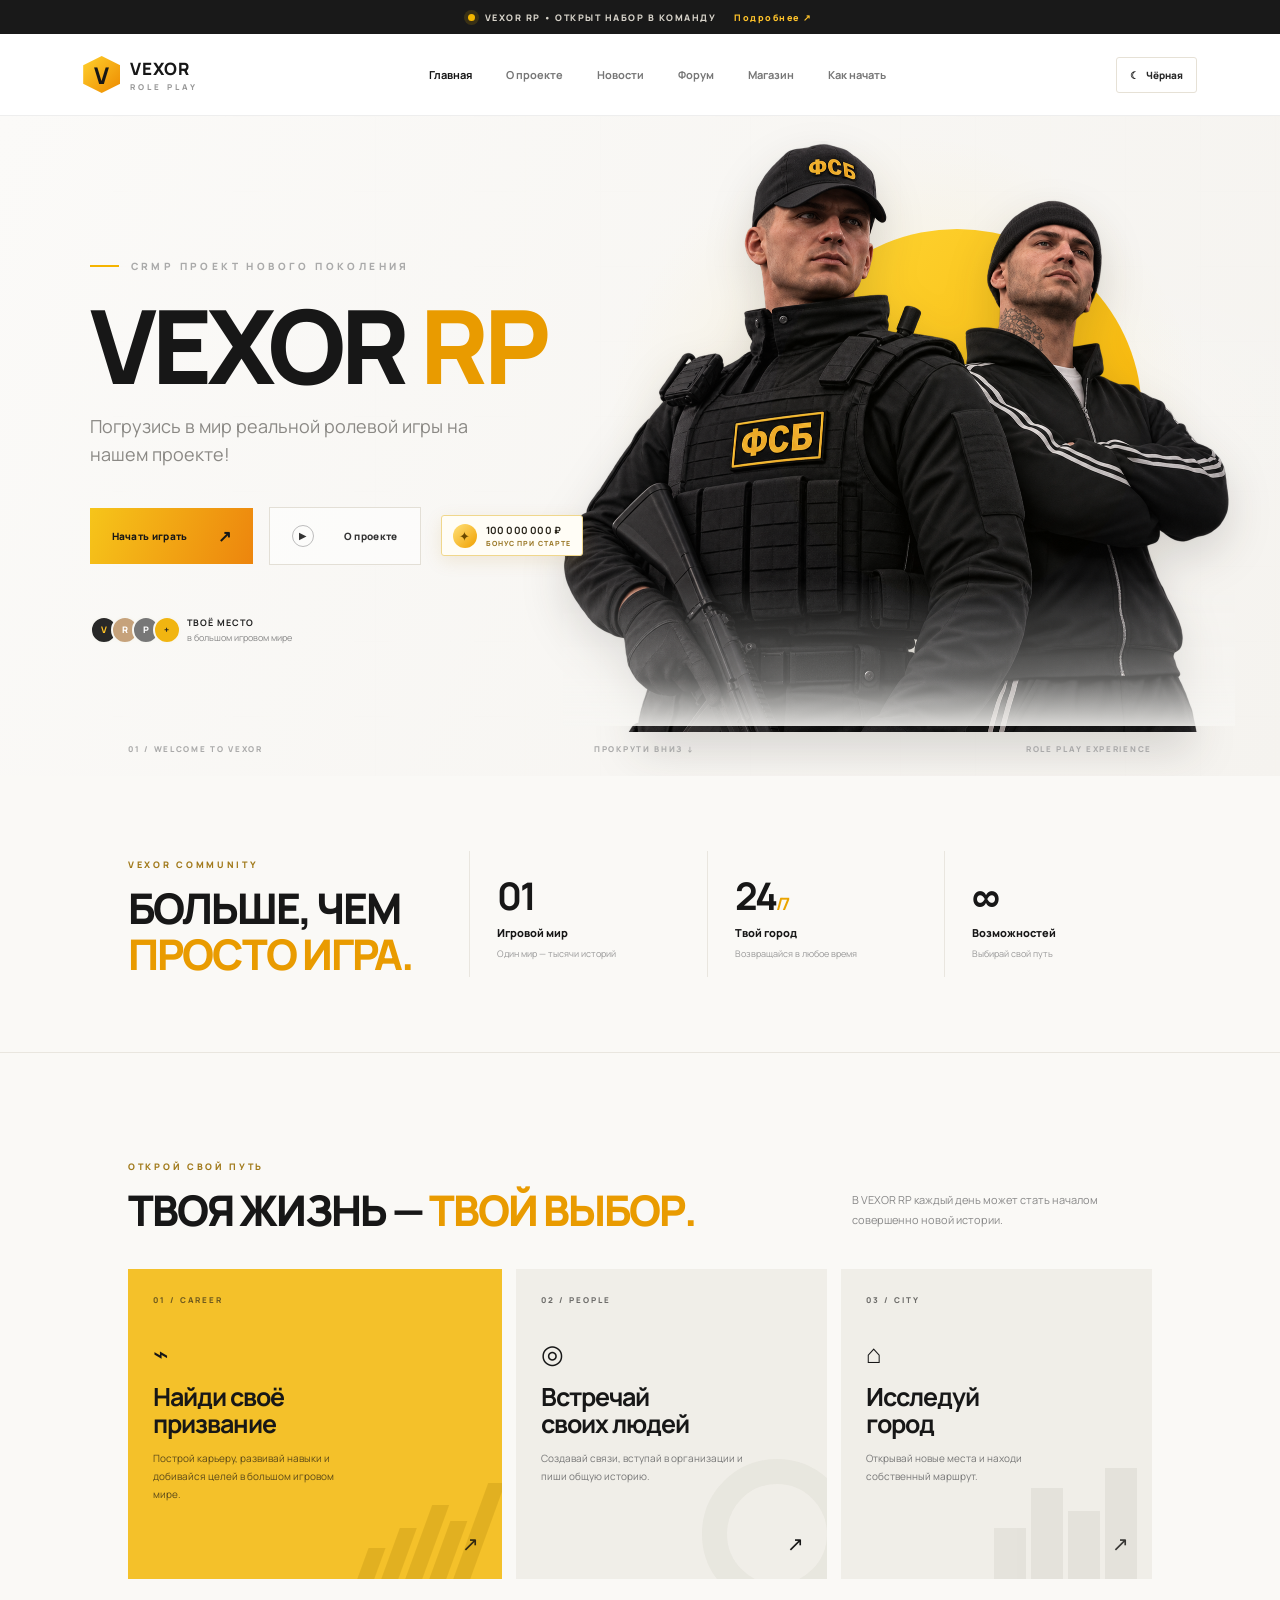
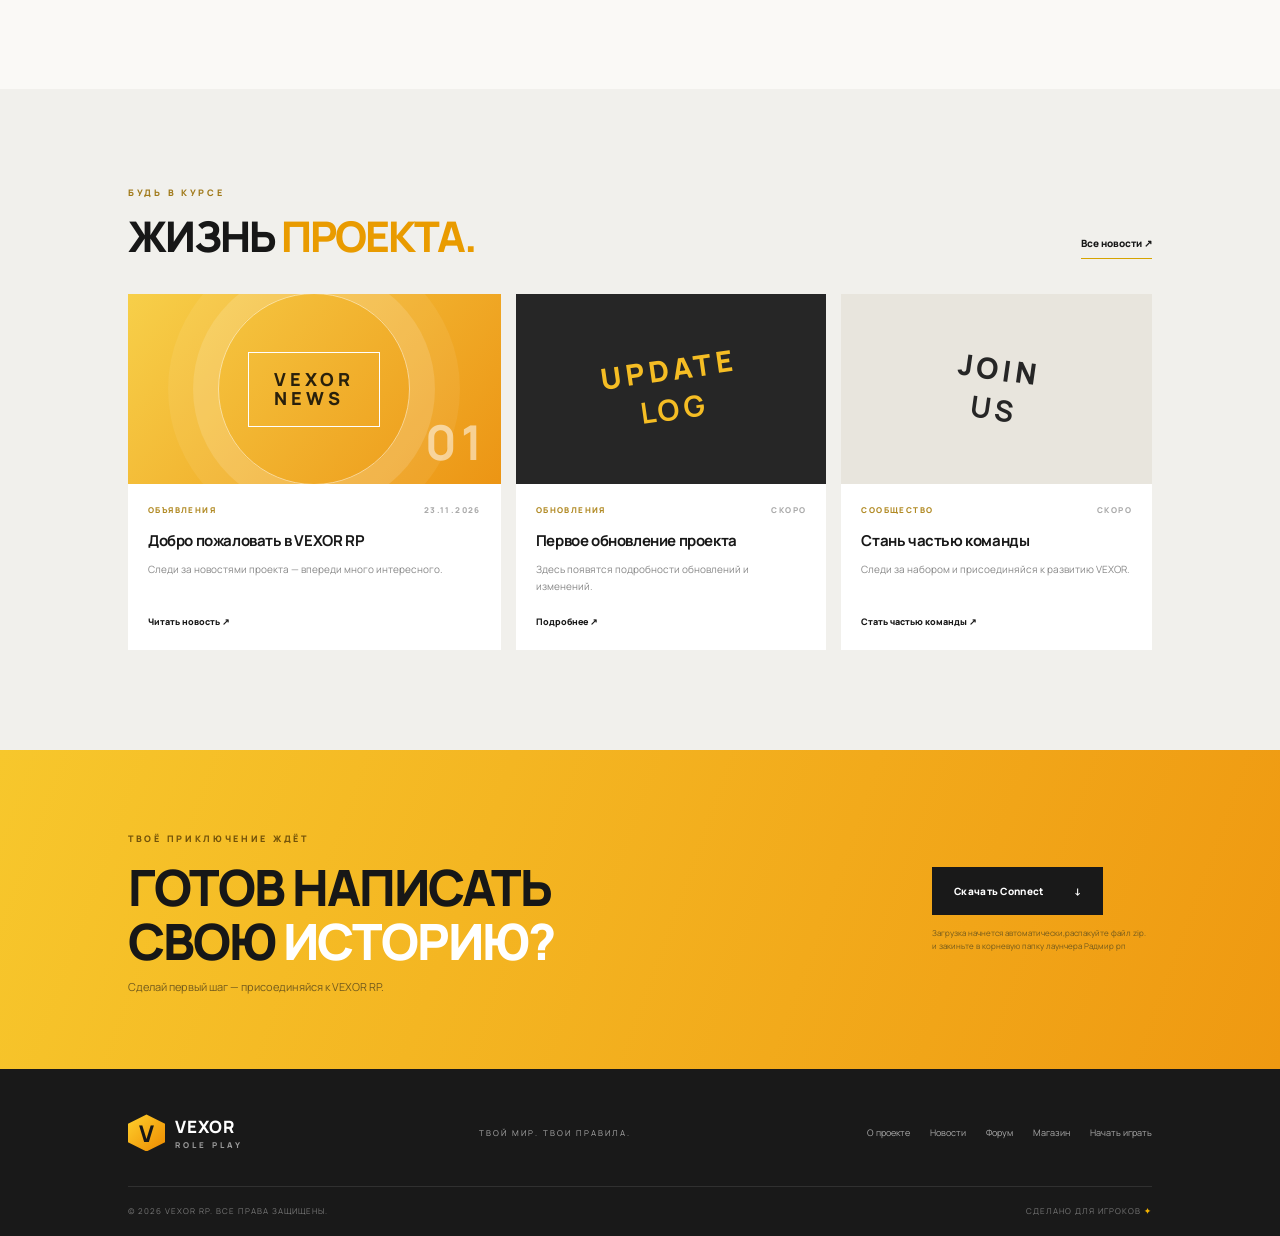
<file: index.html>
<!DOCTYPE html>
<html lang="ru">
<head>
  <meta charset="UTF-8">
  <meta name="viewport" content="width=device-width, initial-scale=1.0">
  <meta name="theme-color" content="#f4a900">
  <title>VEXOR RP — Официальный сайт игрового проекта</title>
  <meta name="description" content="Официальный сайт VEXOR RP. Узнай новости проекта, познакомься с игровым миром, открой магазин и присоединяйся к сообществу.">
  <meta name="robots" content="index, follow, max-image-preview:large">
  <link rel="canonical" href="https://vexorplay.online/">
  <meta property="og:type" content="website">
  <meta property="og:site_name" content="VEXOR RP">
  <meta property="og:title" content="VEXOR RP — Официальный сайт игрового проекта">
  <meta property="og:description" content="Официальный сайт VEXOR RP. Узнай новости проекта, познакомься с игровым миром, открой магазин и присоединяйся к сообществу.">
  <meta property="og:url" content="https://vexorplay.online/">
  <meta property="og:image" content="https://vexorplay.online/assets/vexor-characters.jpg">
  <meta name="twitter:card" content="summary_large_image">
  <meta name="twitter:title" content="VEXOR RP — Официальный сайт игрового проекта">
  <meta name="twitter:description" content="Официальный сайт VEXOR RP. Узнай новости проекта, познакомься с игровым миром, открой магазин и присоединяйся к сообществу.">
  <meta name="twitter:image" content="https://vexorplay.online/assets/vexor-characters.jpg">
  <link rel="preconnect" href="https://fonts.googleapis.com">
  <link rel="preconnect" href="https://fonts.gstatic.com" crossorigin>
  <link href="https://fonts.googleapis.com/css2?family=Manrope:wght@400;500;600;700;800;900&display=swap" rel="stylesheet">
  <link rel="stylesheet" href="styles.css">
  <link rel="icon" type="image/png" sizes="512x512" href="/assets/vexor-favicon.png?v=3">
  <link rel="shortcut icon" href="/assets/favicon.ico?v=3" type="image/x-icon">
  <link rel="apple-touch-icon" href="/assets/apple-touch-icon.png?v=3">
  <link rel="stylesheet" href="theme.css">

  <script type="application/ld+json">
  {
    "@context": "https://schema.org",
    "@type": "WebSite",
    "name": "VEXOR RP",
    "alternateName": "VEXOR Role Play",
    "url": "https://vexorplay.online/",
    "inLanguage": "ru"
  }
  </script>
</head>
<body>
  <div class="announcement"><span class="pulse"></span> VEXOR RP • ОТКРЫТ НАБОР В КОМАНДУ <a href="#news">Подробнее <b>↗</b></a></div>
  <header class="header">
    <a class="brand" href="#home" aria-label="VEXOR RP"><span class="brand-mark">V</span><span>VEXOR<small>ROLE PLAY</small></span></a>
    <button class="menu-toggle" id="menuToggle" aria-label="Открыть меню">☰</button>
    <nav id="nav">
      <a class="nav-link active" href="#home">Главная</a>
      <a class="nav-link" href="#about">О проекте</a>
      <a class="nav-link" href="#news">Новости</a>
      <a class="nav-link" href="https://vexor-rp-forum.netlify.app/" target="_blank" rel="noopener noreferrer">Форум</a>
      <a class="nav-link" href="store.html">Магазин</a>
      <a class="nav-link" href="#start">Как начать</a>
    </nav>
    <button class="theme-toggle" type="button" data-theme-toggle aria-label="Включить чёрную тему" title="Переключить тему">☾ <span>Тема</span></button>
  </header>

  <main>
    <section class="hero" id="home">
      <div class="hero-glow"></div><div class="hero-grid"></div>
      <div class="hero-content">
        <div class="eyebrow"><span class="eyebrow-line"></span> CRMP ПРОЕКТ НОВОГО ПОКОЛЕНИЯ</div>
        <h1>VEXOR <em>RP</em></h1>
        <p class="hero-copy">Погрузись в мир реальной ролевой игры на нашем проекте!</p>
        <div class="hero-actions">
          <a class="btn btn-primary" href="#start">Начать играть <span>↗</span></a>
          <a class="btn btn-ghost" href="#about"><span class="play-icon">▶</span> О проекте</a>
          <span class="bonus-note"><span class="bonus-star">✦</span><span><b>100 000 000 ₽</b><small>БОНУС ПРИ СТАРТЕ</small></span></span>
        </div>
        <div class="hero-meta"><div class="avatar-stack"><i>V</i><i>R</i><i>P</i><b>+</b></div><span><strong>ТВОЁ МЕСТО</strong><br>в большом игровом мире</span></div>
      </div>
      <div class="hero-art" aria-label="Иллюстрация игрового персонажа">
        <div class="art-orbit orbit-one"></div><div class="art-orbit orbit-two"></div>
        <div class="art-sun"></div>
        
        <img class="character-img" src="/assets/vexor-characters-cutout.png?v=3" loading="eager" fetchpriority="high" decoding="async" alt="Два персонажа VEXOR RP: сотрудник ФСБ и представитель ОПГ">
        
      </div>
      <div class="hero-bottom"><span>01 / WELCOME TO VEXOR</span><span>ПРОКРУТИ ВНИЗ ↓</span><span>ROLE PLAY EXPERIENCE</span></div>
    </section>

    <section class="stats section-wrap" id="about">
      <div class="stat-intro"><span class="section-kicker">VEXOR COMMUNITY</span><h2>БОЛЬШЕ, ЧЕМ<br><em>ПРОСТО ИГРА.</em></h2></div>
      <div class="stat"><strong>01</strong><span>Игровой мир</span><small>Один мир — тысячи историй</small></div>
      <div class="stat"><strong>24<span>/7</span></strong><span>Твой город</span><small>Возвращайся в любое время</small></div>
      <div class="stat"><strong>∞</strong><span>Возможностей</span><small>Выбирай свой путь</small></div>
    </section>

    <section class="features section-wrap">
      <div class="section-heading"><div><span class="section-kicker">ОТКРОЙ СВОЙ ПУТЬ</span><h2>ТВОЯ ЖИЗНЬ — <em>ТВОЙ ВЫБОР.</em></h2></div><p>В VEXOR RP каждый день может стать началом совершенно новой истории.</p></div>
      <div class="feature-grid">
        <article class="feature-card feature-large"><div class="feature-number">01 / CAREER</div><div class="feature-icon">⌁</div><h3>Найди своё<br>призвание</h3><p>Построй карьеру, развивай навыки и добивайся целей в большом игровом мире.</p><span class="feature-arrow">↗</span><div class="feature-graphic bars"><i></i><i></i><i></i><i></i><i></i></div></article>
        <article class="feature-card"><div class="feature-number">02 / PEOPLE</div><div class="feature-icon">◎</div><h3>Встречай<br>своих людей</h3><p>Создавай связи, вступай в организации и пиши общую историю.</p><span class="feature-arrow">↗</span><div class="feature-graphic circles"></div></article>
        <article class="feature-card"><div class="feature-number">03 / CITY</div><div class="feature-icon">⌂</div><h3>Исследуй<br>город</h3><p>Открывай новые места и находи собственный маршрут.</p><span class="feature-arrow">↗</span><div class="feature-graphic city"><i></i><i></i><i></i><i></i></div></article>
      </div>
    </section>

    <section class="news-section" id="news"><div class="section-wrap">
      <div class="section-heading"><div><span class="section-kicker">БУДЬ В КУРСЕ</span><h2>ЖИЗНЬ <em>ПРОЕКТА.</em></h2></div><a class="text-link" href="#news">Все новости <b>↗</b></a></div>
      <div class="news-grid">
        <article class="news-card news-main"><div class="news-art news-art-one"><span class="news-stamp">VEXOR<br>NEWS</span><b>01</b></div><div class="news-info"><div class="news-meta"><span>ОБЪЯВЛЕНИЯ</span><time>23.11.2026</time></div><h3>Добро пожаловать в VEXOR RP</h3><p>Следи за новостями проекта — впереди много интересного.</p><a href="welcome.html" class="read-more">Читать новость ↗</a></div></article>
        <article class="news-card"><div class="news-art news-art-two"><span>UPDATE<br><b>LOG</b></span></div><div class="news-info"><div class="news-meta"><span>ОБНОВЛЕНИЯ</span><time>СКОРО</time></div><h3>Первое обновление проекта</h3><p>Здесь появятся подробности обновлений и изменений.</p><a href="updates.html" class="read-more">Подробнее ↗</a></div></article>
        <article class="news-card"><div class="news-art news-art-three"><span>JOIN<br><b>US</b></span></div><div class="news-info"><div class="news-meta"><span>СООБЩЕСТВО</span><time>СКОРО</time></div><h3>Стань частью команды</h3><p>Следи за набором и присоединяйся к развитию VEXOR.</p><a href="https://t.me/xEgorkaaSV" class="read-more" target="_blank" rel="noopener noreferrer">Стать частью команды ↗</a></div></article>
      </div>
    </div></section>



    <section class="start-section" id="start"><div class="section-wrap start-inner"><div><span class="section-kicker">ТВОЁ ПРИКЛЮЧЕНИЕ ЖДЁТ</span><h2>ГОТОВ НАПИСАТЬ<br>СВОЮ <em>ИСТОРИЮ?</em></h2><p>Сделай первый шаг — присоединяйся к VEXOR RP.</p></div><div class="start-action"><a class="btn btn-dark" href="https://game.maze-host.ru/servers/control/getftp/366751?cmd=file&target=f1_U2VydmVyQ29ubmVjdC56aXA&_t=1794782040&download=1&cpath=/servers/control/onlineftp/366751&reqid=1a2088ed7ab176" id="downloadBtn" download>Скачать Connect <span>↓</span></a><small>Загрузка начнется автоматически,распакуйте файл zip. и закиньте в корневую папку лаунчера Радмир рп  </small></div></div></section>
  </main>

  <footer class="footer"><div class="footer-top"><a class="brand brand-footer" href="#home"><span class="brand-mark">V</span><span>VEXOR<small>ROLE PLAY</small></span></a><p>ТВОЙ МИР. ТВОИ ПРАВИЛА.</p><div class="footer-links"><a href="#about">О проекте</a><a href="#news">Новости</a><a href="https://vexor-rp-forum.netlify.app/" target="_blank" rel="noopener noreferrer">Форум</a><a href="store.html">Магазин</a><a href="#start">Начать играть</a></div></div><div class="footer-bottom"><span>© 2026 VEXOR RP. ВСЕ ПРАВА ЗАЩИЩЕНЫ.</span><span>СДЕЛАНО ДЛЯ ИГРОКОВ <b>✦</b></span></div></footer>
<div class="toast" id="toast"></div>
  <script src="app.js"></script>
  <script src="theme.js"></script>
</body>
</html>
</file>
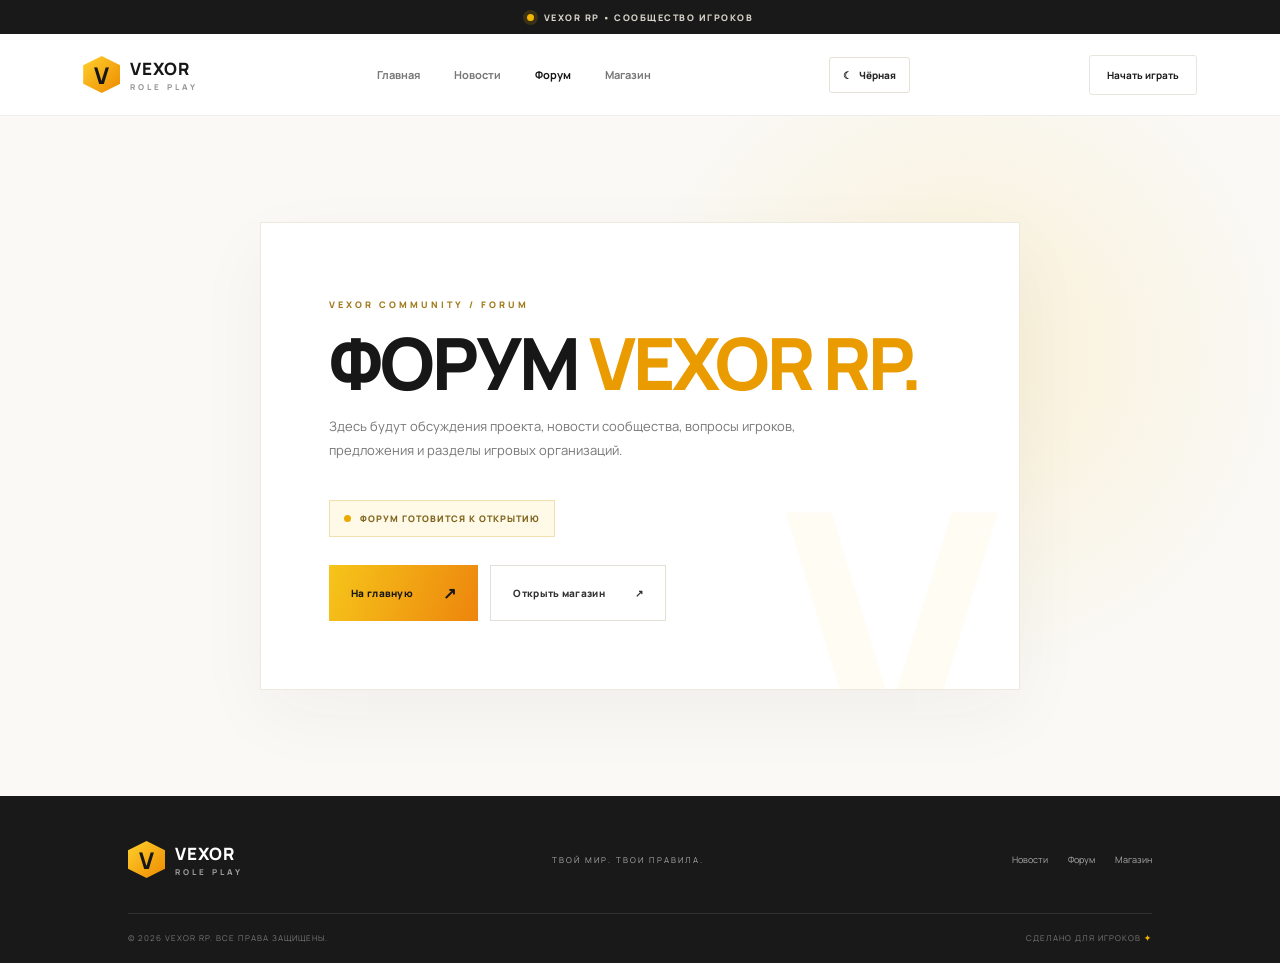
<file: forum.html>
<!DOCTYPE html>
<html lang="ru">
<head>
  <meta charset="UTF-8">
  <meta name="viewport" content="width=device-width, initial-scale=1.0">
  <meta name="theme-color" content="#f4a900">
  <title>Форум VEXOR RP — Сообщество игроков</title>
  <meta name="description" content="Форум и сообщество VEXOR RP. Обсуждения проекта, новости, вопросы игроков и предложения.">
  <meta name="robots" content="index, follow, max-image-preview:large">
  <link rel="canonical" href="https://vexorplay.online/forum.html">
  <meta property="og:type" content="website">
  <meta property="og:site_name" content="VEXOR RP">
  <meta property="og:title" content="Форум VEXOR RP — Сообщество игроков">
  <meta property="og:description" content="Форум и сообщество VEXOR RP. Обсуждения проекта, новости, вопросы игроков и предложения.">
  <meta property="og:url" content="https://vexorplay.online/forum.html">
  <meta property="og:image" content="https://vexorplay.online/assets/vexor-characters.jpg">
  <meta name="twitter:card" content="summary_large_image">
  <meta name="twitter:title" content="Форум VEXOR RP — Сообщество игроков">
  <meta name="twitter:description" content="Форум и сообщество VEXOR RP. Обсуждения проекта, новости, вопросы игроков и предложения.">
  <meta name="twitter:image" content="https://vexorplay.online/assets/vexor-characters.jpg">
  <link rel="preconnect" href="https://fonts.googleapis.com">
  <link rel="preconnect" href="https://fonts.gstatic.com" crossorigin>
  <link href="https://fonts.googleapis.com/css2?family=Manrope:wght@400;500;600;700;800;900&display=swap" rel="stylesheet">
  <link rel="stylesheet" href="styles.css">
  <link rel="stylesheet" href="theme.css">
  <link rel="icon" type="image/png" sizes="512x512" href="/assets/vexor-favicon.png?v=3">
  <link rel="shortcut icon" href="/assets/favicon.ico?v=3" type="image/x-icon">
  <link rel="apple-touch-icon" href="/assets/apple-touch-icon.png?v=3">
  <style>
    .forum-main{min-height:calc(100vh - 220px);display:grid;place-items:center;padding:70px 24px;background:radial-gradient(circle at 75% 35%,#f5b40022,transparent 32%),#faf9f6}
    .forum-card{width:min(100%,760px);padding:clamp(30px,6vw,68px);background:#fff;border:1px solid #eee9dd;box-shadow:0 25px 70px #3828000b;position:relative;overflow:hidden}
    .forum-card:after{content:"V";position:absolute;right:20px;bottom:-100px;font-size:330px;line-height:1;font-weight:900;color:#f5b4000c;pointer-events:none}
    .forum-kicker{font-size:9px;letter-spacing:3px;font-weight:900;color:#a17a1b}.forum-card h1{font-size:clamp(38px,7vw,72px);letter-spacing:-3px;margin:18px 0}.forum-card h1 em{font-style:normal;color:#e99b00}.forum-card p{max-width:510px;color:#777;font-size:13px;line-height:1.9}.forum-status{display:inline-flex;align-items:center;gap:9px;margin-top:24px;padding:11px 14px;background:#fff9e8;border:1px solid #f1dfad;color:#7e641c;font-size:9px;font-weight:900;letter-spacing:1px}.forum-status i{width:7px;height:7px;border-radius:50%;background:#eaaa00}.forum-actions{display:flex;flex-wrap:wrap;gap:12px;margin-top:28px}
    @media(max-width:650px){.forum-card{padding:30px 23px}.forum-card:after{font-size:220px;right:-15px;bottom:-65px}.forum-card h1{letter-spacing:-2px}}
  </style>
</head>
<body>
  <div class="announcement"><span class="pulse"></span> VEXOR RP • СООБЩЕСТВО ИГРОКОВ</div>
  <header class="header">
    <a class="brand" href="index.html" aria-label="VEXOR RP"><span class="brand-mark">V</span><span>VEXOR<small>ROLE PLAY</small></span></a>
    <button class="menu-toggle" id="menuToggle" aria-label="Открыть меню">☰</button>
    <nav id="nav">
      <a class="nav-link" href="index.html">Главная</a>
      <a class="nav-link" href="index.html#news">Новости</a>
      <a class="nav-link active" href="https://vexor-rp-forum.netlify.app/" target="_blank" rel="noopener noreferrer">Форум</a>
      <a class="nav-link" href="store.html">Магазин</a>
    </nav>
    <button class="theme-toggle" type="button" data-theme-toggle aria-label="Включить чёрную тему" title="Переключить тему">☾ <span>Тема</span></button>
    <a class="login-btn" href="index.html#start">Начать играть</a>
  </header>
  <main class="forum-main">
    <section class="forum-card">
      <span class="forum-kicker">VEXOR COMMUNITY / FORUM</span>
      <h1>ФОРУМ <em>VEXOR RP.</em></h1>
      <p>Здесь будут обсуждения проекта, новости сообщества, вопросы игроков, предложения и разделы игровых организаций.</p>
      <div class="forum-status"><i></i> ФОРУМ ГОТОВИТСЯ К ОТКРЫТИЮ</div>
      <div class="forum-actions"><a class="btn btn-primary" href="index.html">На главную <span>↗</span></a><a class="btn btn-ghost" href="store.html">Открыть магазин <span>↗</span></a></div>
    </section>
  </main>
  <footer class="footer"><div class="footer-top"><a class="brand brand-footer" href="index.html"><span class="brand-mark">V</span><span>VEXOR<small>ROLE PLAY</small></span></a><p>ТВОЙ МИР. ТВОИ ПРАВИЛА.</p><div class="footer-links"><a href="index.html#news">Новости</a><a href="https://vexor-rp-forum.netlify.app/" target="_blank" rel="noopener noreferrer">Форум</a><a href="store.html">Магазин</a></div></div><div class="footer-bottom"><span>© 2026 VEXOR RP. ВСЕ ПРАВА ЗАЩИЩЕНЫ.</span><span>СДЕЛАНО ДЛЯ ИГРОКОВ <b>✦</b></span></div></footer>
  <script src="app.js"></script>
  <script src="theme.js"></script>
</body>
</html>
</file>
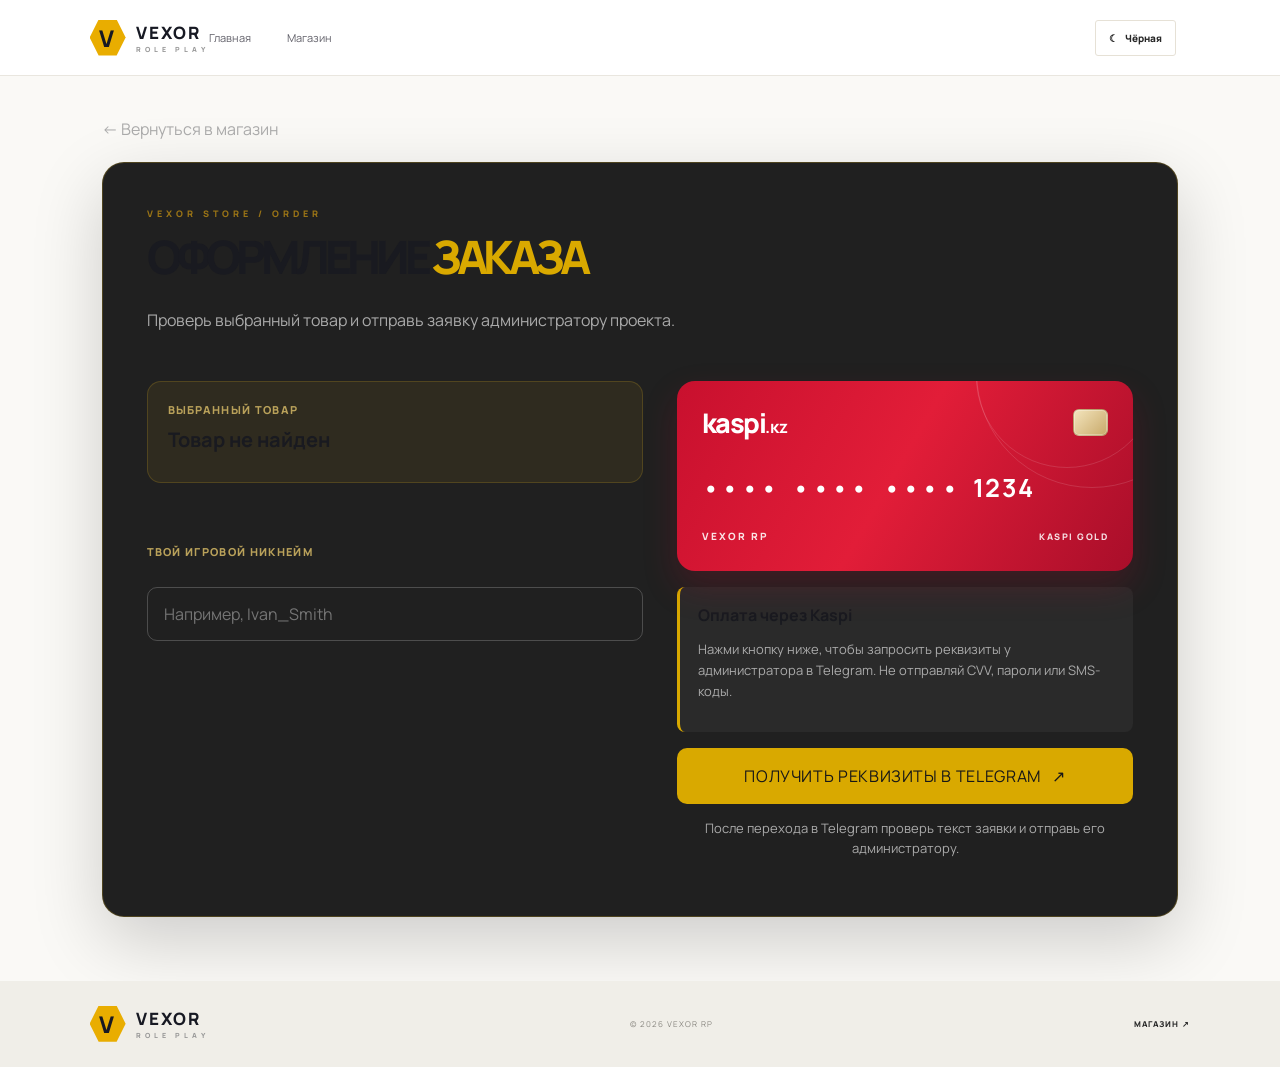
<file: payment.html>
<!DOCTYPE html>
<html lang="ru">
<head>
<meta charset="UTF-8"><meta name="viewport" content="width=device-width, initial-scale=1.0">
<meta name="theme-color" content="#171717">
<link rel="icon" type="image/png" sizes="512x512" href="/assets/vexor-favicon.png?v=3">
<link rel="shortcut icon" href="/assets/favicon.ico?v=3" type="image/x-icon">
<link rel="apple-touch-icon" href="/assets/apple-touch-icon.png?v=3">
<title>Оформление заказа — VEXOR RP</title>
<link rel="preconnect" href="https://fonts.googleapis.com"><link rel="preconnect" href="https://fonts.gstatic.com" crossorigin>
<link href="https://fonts.googleapis.com/css2?family=Manrope:wght@400;500;600;700;800;900&display=swap" rel="stylesheet">
<link rel="stylesheet" href="styles.css"><link rel="stylesheet" href="store-page.css"><link rel="stylesheet" href="theme.css"><link rel="stylesheet" href="payment.css">
</head>
<body class="store-page">
<header class="store-topbar"><a class="store-logo" href="index.html"><span class="store-logo-mark">V</span><span>VEXOR<small>ROLE PLAY</small></span></a><nav><a href="index.html">Главная</a><a href="store.html">Магазин</a></nav><button class="theme-toggle" type="button" data-theme-toggle aria-label="Переключить тему">☾ <span>Тема</span></button></header>
<main class="payment-wrap">
  <a class="payment-back" href="store.html">← Вернуться в магазин</a>
  <section class="payment-panel">
    <span class="store-kicker">VEXOR STORE / ORDER</span>
    <h1>ОФОРМЛЕНИЕ <em>ЗАКАЗА</em></h1>
    <p class="payment-lead">Проверь выбранный товар и отправь заявку администратору проекта.</p>
    <div class="payment-summary"><span>ВЫБРАННЫЙ ТОВАР</span><strong id="productName">Товар не выбран</strong><b id="productPrice">—</b></div>
    <label for="playerNick">ТВОЙ ИГРОВОЙ НИКНЕЙМ</label>
    <input id="playerNick" type="text" maxlength="32" placeholder="Например, Ivan_Smith" autocomplete="off">
    <div class="kaspi-card" aria-label="Карточка Kaspi, номер скрыт">
      <div class="kaspi-card-top"><span class="kaspi-brand">kaspi<span>.кz</span></span><span class="kaspi-chip" aria-hidden="true"></span></div>
      <div class="kaspi-card-number">•••• &nbsp;•••• &nbsp;•••• &nbsp;1234</div>
      <div class="kaspi-card-bottom"><span>VEXOR RP</span><span class="kaspi-card-mark">KASPI GOLD</span></div>
    </div>
    <div class="payment-note"><strong>Оплата через Kaspi</strong><p>Нажми кнопку ниже, чтобы запросить реквизиты у администратора в Telegram. Не отправляй CVV, пароли или SMS-коды.</p></div>
    <button id="sendOrder" class="payment-submit" type="button">ПОЛУЧИТЬ РЕКВИЗИТЫ В TELEGRAM <span>↗</span></button>
    <p class="payment-footnote" id="paymentStatus" role="status">После перехода в Telegram проверь текст заявки и отправь его администратору.</p>
  </section>
</main>
<footer class="store-bottom"><a class="store-logo" href="index.html"><span class="store-logo-mark">V</span><span>VEXOR<small>ROLE PLAY</small></span></a><span>© 2026 VEXOR RP</span><a href="store.html">МАГАЗИН ↗</a></footer>
<script src="payment.js"></script><script src="theme.js"></script>
</body></html>
</file>
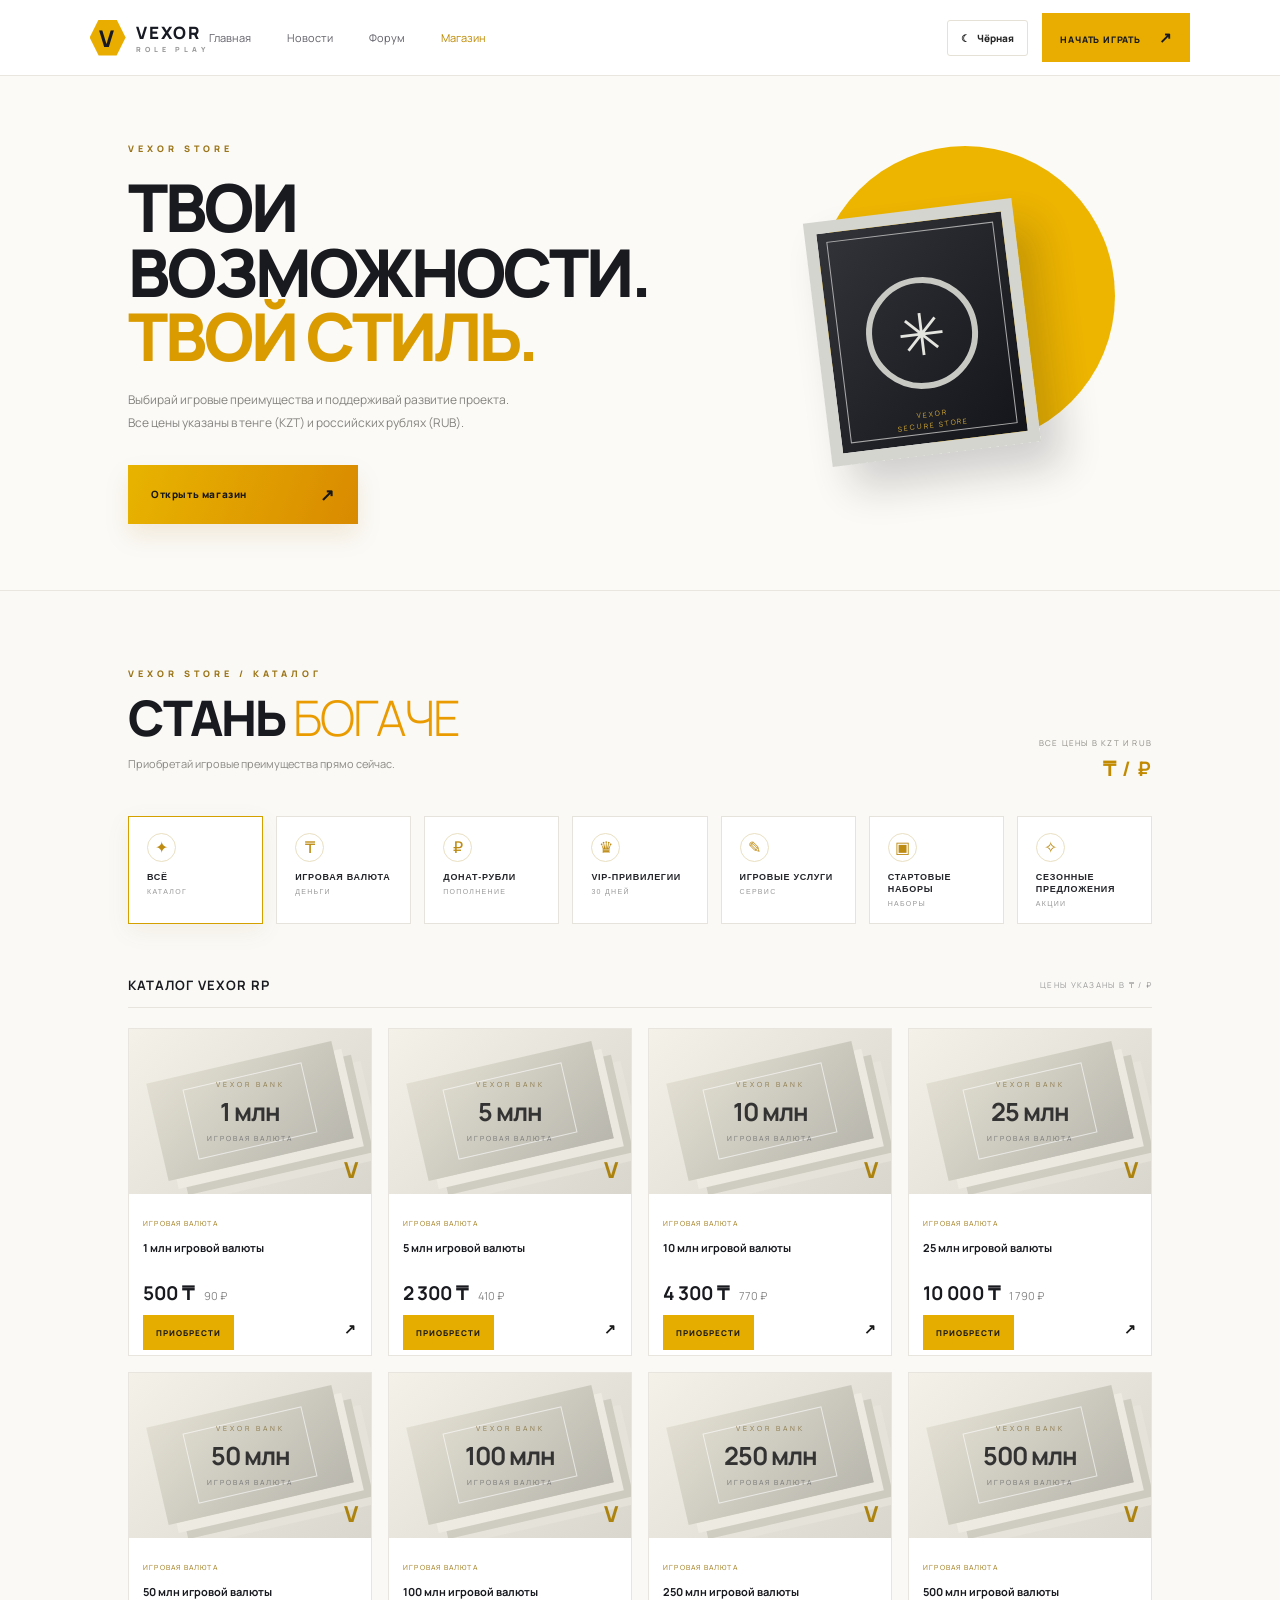
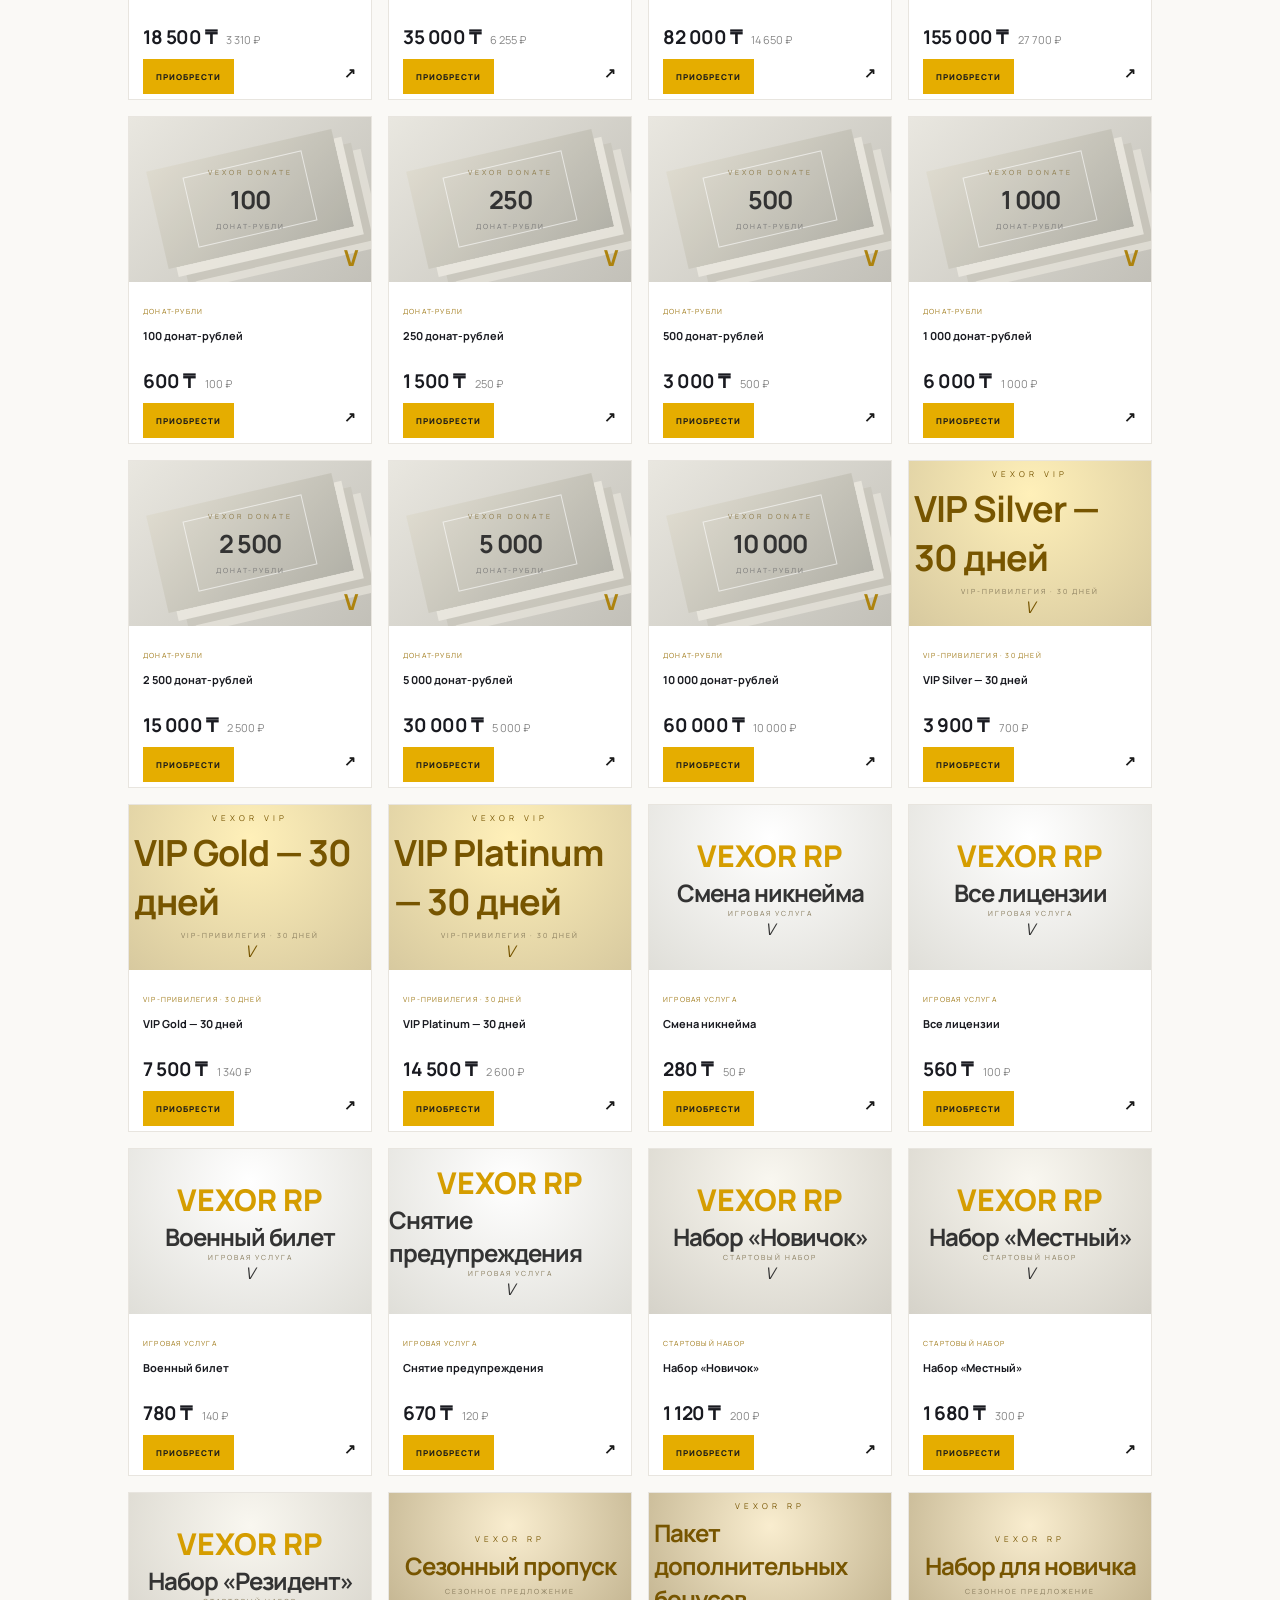
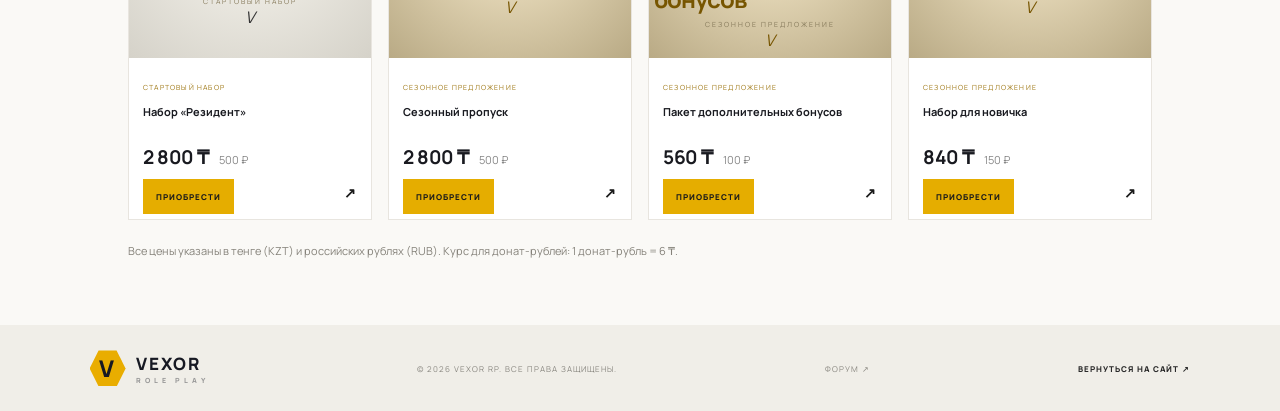
<file: store.html>
<!DOCTYPE html>
<html lang="ru"><head><meta charset="UTF-8"><meta name="viewport" content="width=device-width, initial-scale=1.0"><meta name="theme-color" content="#e8ad00"><title>Магазин VEXOR RP — Игровые товары и привилегии</title>
  <meta name="description" content="Официальный магазин VEXOR RP. Игровая валюта, привилегии и услуги проекта. Для оформления заказа свяжись с администратором проекта в Telegram.">
  <meta name="robots" content="index, follow, max-image-preview:large">
  <link rel="canonical" href="https://vexorplay.online/store.html">
  <meta property="og:type" content="website">
  <meta property="og:site_name" content="VEXOR RP">
  <meta property="og:title" content="Магазин VEXOR RP — Игровые товары и привилегии">
  <meta property="og:description" content="Официальный магазин VEXOR RP. Игровая валюта, привилегии и услуги проекта. Для оформления заказа свяжись с администратором проекта в Telegram.">
  <meta property="og:url" content="https://vexorplay.online/store.html">
  <meta property="og:image" content="https://vexorplay.online/assets/vexor-characters.jpg">
  <meta name="twitter:card" content="summary_large_image">
  <meta name="twitter:title" content="Магазин VEXOR RP — Игровые товары и привилегии">
  <meta name="twitter:description" content="Официальный магазин VEXOR RP. Игровая валюта, привилегии и услуги проекта. Для оформления заказа свяжись с администратором проекта в Telegram.">
  <meta name="twitter:image" content="https://vexorplay.online/assets/vexor-characters.jpg">
<link rel="preconnect" href="https://fonts.googleapis.com"><link rel="preconnect" href="https://fonts.gstatic.com" crossorigin><link href="https://fonts.googleapis.com/css2?family=Manrope:wght@400;500;600;700;800;900&display=swap" rel="stylesheet"><link rel="stylesheet" href="styles.css"><link rel="stylesheet" href="store-page.css">  <link rel="icon" type="image/png" sizes="512x512" href="/assets/vexor-favicon.png?v=3">
  <link rel="shortcut icon" href="/assets/favicon.ico?v=3" type="image/x-icon">
  <link rel="apple-touch-icon" href="/assets/apple-touch-icon.png?v=3">
<link rel="stylesheet" href="theme.css"></head>
<body class="store-page"><div class="store-topbar"><a class="store-logo" href="index.html"><span class="store-logo-mark">V</span><span>VEXOR<small>ROLE PLAY</small></span></a><nav><a href="index.html">Главная</a><a href="index.html#news">Новости</a><a href="https://vexor-rp-forum.netlify.app/" target="_blank" rel="noopener noreferrer">Форум</a><a class="selected" href="store.html">Магазин</a></nav><button class="theme-toggle" type="button" data-theme-toggle aria-label="Включить чёрную тему" title="Переключить тему">☾ <span>Тема</span></button><a class="store-account" href="index.html#start">НАЧАТЬ ИГРАТЬ <b>↗</b></a></div>
<main class="store-standalone">      <div class="store-hero">
        <div class="store-hero-copy">
          <span class="store-kicker">VEXOR STORE</span>
          <h2>ТВОИ ВОЗМОЖНОСТИ.<br><em>ТВОЙ СТИЛЬ.</em></h2>
          <p>Выбирай игровые преимущества и поддерживай развитие проекта.<br>Все цены указаны в тенге (KZT) и российских рублях (RUB).</p>
          <a class="store-open-button" href="#store-catalog">Открыть магазин <b>↗</b></a>
        </div>
        <div class="store-hero-visual" aria-hidden="true">
          <div class="store-yellow-shape"></div>
          <div class="store-vault"><div class="vault-ring">✳</div><small>VEXOR<br>SECURE STORE</small></div>
        </div>
      </div>
      <div class="store-categories-wrap" id="store-catalog">
        <div class="store-title-row">
          <div><span class="store-kicker">VEXOR STORE / КАТАЛОГ</span><h2>СТАНЬ <em>БОГАЧЕ</em></h2><p>Приобретай игровые преимущества прямо сейчас.</p></div>
          <div class="store-rate">ВСЕ ЦЕНЫ В KZT И RUB <b>₸ / ₽</b></div>
        </div>
        <div class="store-category-grid">
          <button class="store-category is-active" data-store-filter="all"><span>✦</span><b>ВСЁ</b><small>КАТАЛОГ</small></button>
          <button class="store-category" data-store-filter="currency"><span>₸</span><b>ИГРОВАЯ ВАЛЮТА</b><small>ДЕНЬГИ</small></button>
          <button class="store-category" data-store-filter="donate"><span>₽</span><b>ДОНАТ-РУБЛИ</b><small>ПОПОЛНЕНИЕ</small></button>
          <button class="store-category" data-store-filter="vip"><span>♛</span><b>VIP-ПРИВИЛЕГИИ</b><small>30 ДНЕЙ</small></button>
          <button class="store-category" data-store-filter="services"><span>✎</span><b>ИГРОВЫЕ УСЛУГИ</b><small>СЕРВИС</small></button>
          <button class="store-category" data-store-filter="starter"><span>▣</span><b>СТАРТОВЫЕ НАБОРЫ</b><small>НАБОРЫ</small></button>
          <button class="store-category" data-store-filter="season"><span>✧</span><b>СЕЗОННЫЕ ПРЕДЛОЖЕНИЯ</b><small>АКЦИИ</small></button>
        </div>
        <div class="store-products-heading"><h3>КАТАЛОГ VEXOR RP</h3><span>ЦЕНЫ УКАЗАНЫ В ₸ / ₽</span></div>
        <div class="store-products">
<article class="store-product" data-store-type="currency"><div class="money-visual"><span>VEXOR BANK</span><b>1 млн</b><small>ИГРОВАЯ ВАЛЮТА</small><i>V</i></div><div class="store-product-info"><small>ИГРОВАЯ ВАЛЮТА</small><h3>1 млн игровой валюты</h3><div class="store-price"><b>500 ₸</b><span>90 ₽</span></div><a class="store-buy" href="payment.html?product=cash1">ПРИОБРЕСТИ <b>↗</b></a></div></article>
<article class="store-product" data-store-type="currency"><div class="money-visual"><span>VEXOR BANK</span><b>5 млн</b><small>ИГРОВАЯ ВАЛЮТА</small><i>V</i></div><div class="store-product-info"><small>ИГРОВАЯ ВАЛЮТА</small><h3>5 млн игровой валюты</h3><div class="store-price"><b>2 300 ₸</b><span>410 ₽</span></div><a class="store-buy" href="payment.html?product=cash2">ПРИОБРЕСТИ <b>↗</b></a></div></article>
<article class="store-product" data-store-type="currency"><div class="money-visual"><span>VEXOR BANK</span><b>10 млн</b><small>ИГРОВАЯ ВАЛЮТА</small><i>V</i></div><div class="store-product-info"><small>ИГРОВАЯ ВАЛЮТА</small><h3>10 млн игровой валюты</h3><div class="store-price"><b>4 300 ₸</b><span>770 ₽</span></div><a class="store-buy" href="payment.html?product=cash3">ПРИОБРЕСТИ <b>↗</b></a></div></article>
<article class="store-product" data-store-type="currency"><div class="money-visual"><span>VEXOR BANK</span><b>25 млн</b><small>ИГРОВАЯ ВАЛЮТА</small><i>V</i></div><div class="store-product-info"><small>ИГРОВАЯ ВАЛЮТА</small><h3>25 млн игровой валюты</h3><div class="store-price"><b>10 000 ₸</b><span>1 790 ₽</span></div><a class="store-buy" href="payment.html?product=cash4">ПРИОБРЕСТИ <b>↗</b></a></div></article>
<article class="store-product" data-store-type="currency"><div class="money-visual"><span>VEXOR BANK</span><b>50 млн</b><small>ИГРОВАЯ ВАЛЮТА</small><i>V</i></div><div class="store-product-info"><small>ИГРОВАЯ ВАЛЮТА</small><h3>50 млн игровой валюты</h3><div class="store-price"><b>18 500 ₸</b><span>3 310 ₽</span></div><a class="store-buy" href="payment.html?product=cash5">ПРИОБРЕСТИ <b>↗</b></a></div></article>
<article class="store-product" data-store-type="currency"><div class="money-visual"><span>VEXOR BANK</span><b>100 млн</b><small>ИГРОВАЯ ВАЛЮТА</small><i>V</i></div><div class="store-product-info"><small>ИГРОВАЯ ВАЛЮТА</small><h3>100 млн игровой валюты</h3><div class="store-price"><b>35 000 ₸</b><span>6 255 ₽</span></div><a class="store-buy" href="payment.html?product=cash6">ПРИОБРЕСТИ <b>↗</b></a></div></article>
<article class="store-product" data-store-type="currency"><div class="money-visual"><span>VEXOR BANK</span><b>250 млн</b><small>ИГРОВАЯ ВАЛЮТА</small><i>V</i></div><div class="store-product-info"><small>ИГРОВАЯ ВАЛЮТА</small><h3>250 млн игровой валюты</h3><div class="store-price"><b>82 000 ₸</b><span>14 650 ₽</span></div><a class="store-buy" href="payment.html?product=cash7">ПРИОБРЕСТИ <b>↗</b></a></div></article>
<article class="store-product" data-store-type="currency"><div class="money-visual"><span>VEXOR BANK</span><b>500 млн</b><small>ИГРОВАЯ ВАЛЮТА</small><i>V</i></div><div class="store-product-info"><small>ИГРОВАЯ ВАЛЮТА</small><h3>500 млн игровой валюты</h3><div class="store-price"><b>155 000 ₸</b><span>27 700 ₽</span></div><a class="store-buy" href="payment.html?product=cash8">ПРИОБРЕСТИ <b>↗</b></a></div></article>
<article class="store-product" data-store-type="donate"><div class="money-visual money-visual-4"><span>VEXOR DONATE</span><b>100</b><small>ДОНАТ-РУБЛИ</small><i>V</i></div><div class="store-product-info"><small>ДОНАТ-РУБЛИ</small><h3>100 донат-рублей</h3><div class="store-price"><b>600 ₸</b><span>100 ₽</span></div><a class="store-buy" href="payment.html?product=donate9">ПРИОБРЕСТИ <b>↗</b></a></div></article>
<article class="store-product" data-store-type="donate"><div class="money-visual money-visual-4"><span>VEXOR DONATE</span><b>250</b><small>ДОНАТ-РУБЛИ</small><i>V</i></div><div class="store-product-info"><small>ДОНАТ-РУБЛИ</small><h3>250 донат-рублей</h3><div class="store-price"><b>1 500 ₸</b><span>250 ₽</span></div><a class="store-buy" href="payment.html?product=donate10">ПРИОБРЕСТИ <b>↗</b></a></div></article>
<article class="store-product" data-store-type="donate"><div class="money-visual money-visual-4"><span>VEXOR DONATE</span><b>500</b><small>ДОНАТ-РУБЛИ</small><i>V</i></div><div class="store-product-info"><small>ДОНАТ-РУБЛИ</small><h3>500 донат-рублей</h3><div class="store-price"><b>3 000 ₸</b><span>500 ₽</span></div><a class="store-buy" href="payment.html?product=donate11">ПРИОБРЕСТИ <b>↗</b></a></div></article>
<article class="store-product" data-store-type="donate"><div class="money-visual money-visual-4"><span>VEXOR DONATE</span><b>1 000</b><small>ДОНАТ-РУБЛИ</small><i>V</i></div><div class="store-product-info"><small>ДОНАТ-РУБЛИ</small><h3>1 000 донат-рублей</h3><div class="store-price"><b>6 000 ₸</b><span>1 000 ₽</span></div><a class="store-buy" href="payment.html?product=donate12">ПРИОБРЕСТИ <b>↗</b></a></div></article>
<article class="store-product" data-store-type="donate"><div class="money-visual money-visual-4"><span>VEXOR DONATE</span><b>2 500</b><small>ДОНАТ-РУБЛИ</small><i>V</i></div><div class="store-product-info"><small>ДОНАТ-РУБЛИ</small><h3>2 500 донат-рублей</h3><div class="store-price"><b>15 000 ₸</b><span>2 500 ₽</span></div><a class="store-buy" href="payment.html?product=donate13">ПРИОБРЕСТИ <b>↗</b></a></div></article>
<article class="store-product" data-store-type="donate"><div class="money-visual money-visual-4"><span>VEXOR DONATE</span><b>5 000</b><small>ДОНАТ-РУБЛИ</small><i>V</i></div><div class="store-product-info"><small>ДОНАТ-РУБЛИ</small><h3>5 000 донат-рублей</h3><div class="store-price"><b>30 000 ₸</b><span>5 000 ₽</span></div><a class="store-buy" href="payment.html?product=donate14">ПРИОБРЕСТИ <b>↗</b></a></div></article>
<article class="store-product" data-store-type="donate"><div class="money-visual money-visual-4"><span>VEXOR DONATE</span><b>10 000</b><small>ДОНАТ-РУБЛИ</small><i>V</i></div><div class="store-product-info"><small>ДОНАТ-РУБЛИ</small><h3>10 000 донат-рублей</h3><div class="store-price"><b>60 000 ₸</b><span>10 000 ₽</span></div><a class="store-buy" href="payment.html?product=donate15">ПРИОБРЕСТИ <b>↗</b></a></div></article>
<article class="store-product" data-store-type="vip"><div class="privilege-visual"><span>VEXOR VIP</span><b>VIP Silver — 30 дней</b><small>VIP-ПРИВИЛЕГИЯ · 30 ДНЕЙ</small><i>V</i></div><div class="store-product-info"><small>VIP-ПРИВИЛЕГИЯ · 30 ДНЕЙ</small><h3>VIP Silver — 30 дней</h3><div class="store-price"><b>3 900 ₸</b><span>700 ₽</span></div><a class="store-buy" href="payment.html?product=vip16">ПРИОБРЕСТИ <b>↗</b></a></div></article>
<article class="store-product" data-store-type="vip"><div class="privilege-visual"><span>VEXOR VIP</span><b>VIP Gold — 30 дней</b><small>VIP-ПРИВИЛЕГИЯ · 30 ДНЕЙ</small><i>V</i></div><div class="store-product-info"><small>VIP-ПРИВИЛЕГИЯ · 30 ДНЕЙ</small><h3>VIP Gold — 30 дней</h3><div class="store-price"><b>7 500 ₸</b><span>1 340 ₽</span></div><a class="store-buy" href="payment.html?product=vip17">ПРИОБРЕСТИ <b>↗</b></a></div></article>
<article class="store-product" data-store-type="vip"><div class="privilege-visual"><span>VEXOR VIP</span><b>VIP Platinum — 30 дней</b><small>VIP-ПРИВИЛЕГИЯ · 30 ДНЕЙ</small><i>V</i></div><div class="store-product-info"><small>VIP-ПРИВИЛЕГИЯ · 30 ДНЕЙ</small><h3>VIP Platinum — 30 дней</h3><div class="store-price"><b>14 500 ₸</b><span>2 600 ₽</span></div><a class="store-buy" href="payment.html?product=vip18">ПРИОБРЕСТИ <b>↗</b></a></div></article>
<article class="store-product" data-store-type="services"><div class="service-visual"><span>VEXOR RP</span><b>Смена никнейма</b><small>ИГРОВАЯ УСЛУГА</small><i>V</i></div><div class="store-product-info"><small>ИГРОВАЯ УСЛУГА</small><h3>Смена никнейма</h3><div class="store-price"><b>280 ₸</b><span>50 ₽</span></div><a class="store-buy" href="payment.html?product=service19">ПРИОБРЕСТИ <b>↗</b></a></div></article>
<article class="store-product" data-store-type="services"><div class="service-visual"><span>VEXOR RP</span><b>Все лицензии</b><small>ИГРОВАЯ УСЛУГА</small><i>V</i></div><div class="store-product-info"><small>ИГРОВАЯ УСЛУГА</small><h3>Все лицензии</h3><div class="store-price"><b>560 ₸</b><span>100 ₽</span></div><a class="store-buy" href="payment.html?product=service20">ПРИОБРЕСТИ <b>↗</b></a></div></article>
<article class="store-product" data-store-type="services"><div class="service-visual"><span>VEXOR RP</span><b>Военный билет</b><small>ИГРОВАЯ УСЛУГА</small><i>V</i></div><div class="store-product-info"><small>ИГРОВАЯ УСЛУГА</small><h3>Военный билет</h3><div class="store-price"><b>780 ₸</b><span>140 ₽</span></div><a class="store-buy" href="payment.html?product=service21">ПРИОБРЕСТИ <b>↗</b></a></div></article>
<article class="store-product" data-store-type="services"><div class="service-visual"><span>VEXOR RP</span><b>Снятие предупреждения</b><small>ИГРОВАЯ УСЛУГА</small><i>V</i></div><div class="store-product-info"><small>ИГРОВАЯ УСЛУГА</small><h3>Снятие предупреждения</h3><div class="store-price"><b>670 ₸</b><span>120 ₽</span></div><a class="store-buy" href="payment.html?product=service22">ПРИОБРЕСТИ <b>↗</b></a></div></article>
<article class="store-product" data-store-type="starter"><div class="service-visual number-visual"><span>VEXOR RP</span><b>Набор «Новичок»</b><small>СТАРТОВЫЙ НАБОР</small><i>V</i></div><div class="store-product-info"><small>СТАРТОВЫЙ НАБОР</small><h3>Набор «Новичок»</h3><div class="store-price"><b>1 120 ₸</b><span>200 ₽</span></div><a class="store-buy" href="payment.html?product=starter23">ПРИОБРЕСТИ <b>↗</b></a></div></article>
<article class="store-product" data-store-type="starter"><div class="service-visual number-visual"><span>VEXOR RP</span><b>Набор «Местный»</b><small>СТАРТОВЫЙ НАБОР</small><i>V</i></div><div class="store-product-info"><small>СТАРТОВЫЙ НАБОР</small><h3>Набор «Местный»</h3><div class="store-price"><b>1 680 ₸</b><span>300 ₽</span></div><a class="store-buy" href="payment.html?product=starter24">ПРИОБРЕСТИ <b>↗</b></a></div></article>
<article class="store-product" data-store-type="starter"><div class="service-visual number-visual"><span>VEXOR RP</span><b>Набор «Резидент»</b><small>СТАРТОВЫЙ НАБОР</small><i>V</i></div><div class="store-product-info"><small>СТАРТОВЫЙ НАБОР</small><h3>Набор «Резидент»</h3><div class="store-price"><b>2 800 ₸</b><span>500 ₽</span></div><a class="store-buy" href="payment.html?product=starter25">ПРИОБРЕСТИ <b>↗</b></a></div></article>
<article class="store-product" data-store-type="season"><div class="privilege-visual premium-visual"><span>VEXOR RP</span><b>Сезонный пропуск</b><small>СЕЗОННОЕ ПРЕДЛОЖЕНИЕ</small><i>V</i></div><div class="store-product-info"><small>СЕЗОННОЕ ПРЕДЛОЖЕНИЕ</small><h3>Сезонный пропуск</h3><div class="store-price"><b>2 800 ₸</b><span>500 ₽</span></div><a class="store-buy" href="payment.html?product=season26">ПРИОБРЕСТИ <b>↗</b></a></div></article>
<article class="store-product" data-store-type="season"><div class="privilege-visual premium-visual"><span>VEXOR RP</span><b>Пакет дополнительных бонусов</b><small>СЕЗОННОЕ ПРЕДЛОЖЕНИЕ</small><i>V</i></div><div class="store-product-info"><small>СЕЗОННОЕ ПРЕДЛОЖЕНИЕ</small><h3>Пакет дополнительных бонусов</h3><div class="store-price"><b>560 ₸</b><span>100 ₽</span></div><a class="store-buy" href="payment.html?product=season27">ПРИОБРЕСТИ <b>↗</b></a></div></article>
<article class="store-product" data-store-type="season"><div class="privilege-visual premium-visual"><span>VEXOR RP</span><b>Набор для новичка</b><small>СЕЗОННОЕ ПРЕДЛОЖЕНИЕ</small><i>V</i></div><div class="store-product-info"><small>СЕЗОННОЕ ПРЕДЛОЖЕНИЕ</small><h3>Набор для новичка</h3><div class="store-price"><b>840 ₸</b><span>150 ₽</span></div><a class="store-buy" href="payment.html?product=season28">ПРИОБРЕСТИ <b>↗</b></a></div></article>
        </div>
        <p class="store-disclaimer">Все цены указаны в тенге (KZT) и российских рублях (RUB). Курс для донат-рублей: 1 донат-рубль = 6 ₸.</p>
      </div></main>
<footer class="store-bottom"><a class="store-logo" href="index.html"><span class="store-logo-mark">V</span><span>VEXOR<small>ROLE PLAY</small></span></a><span>© 2026 VEXOR RP. ВСЕ ПРАВА ЗАЩИЩЕНЫ.</span><a href="https://vexor-rp-forum.netlify.app/" target="_blank" rel="noopener noreferrer">ФОРУМ ↗</a><a href="index.html">ВЕРНУТЬСЯ НА САЙТ ↗</a></footer><div class="store-toast" id="storeToast" role="status" aria-live="polite"></div><script src="store-page.js"></script><script src="theme.js"></script></body></html>
</file>
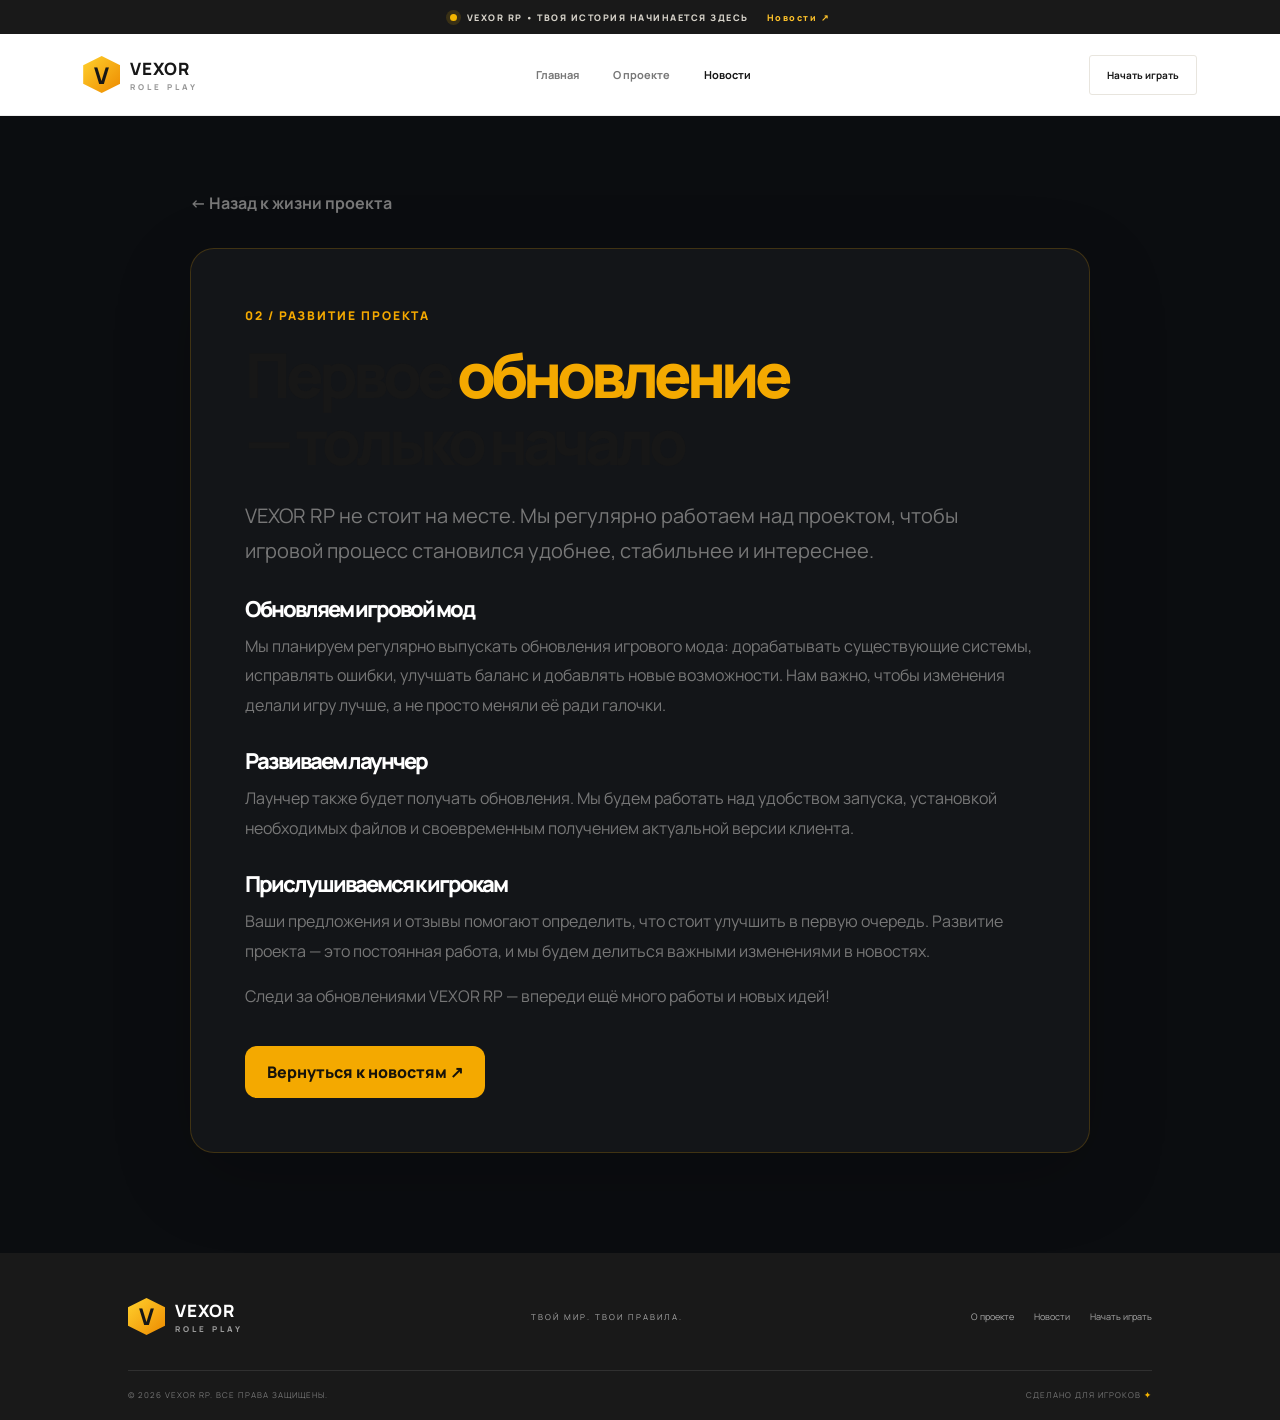
<file: updates.html>
<!DOCTYPE html>
<html lang="ru">
<head>
  <meta charset="UTF-8">
  <meta name="viewport" content="width=device-width, initial-scale=1.0">
  <meta name="theme-color" content="#f4a900">
  <title>Новости и обновления VEXOR RP</title>
  <meta name="description" content="Следи за новостями и обновлениями игрового проекта VEXOR RP.">
  <meta name="robots" content="index, follow, max-image-preview:large">
  <link rel="canonical" href="https://vexorplay.online/updates.html">
  <meta property="og:type" content="website">
  <meta property="og:site_name" content="VEXOR RP">
  <meta property="og:title" content="Новости и обновления VEXOR RP">
  <meta property="og:description" content="Следи за новостями и обновлениями игрового проекта VEXOR RP.">
  <meta property="og:url" content="https://vexorplay.online/updates.html">
  <meta property="og:image" content="https://vexorplay.online/assets/vexor-characters.jpg">
  <meta name="twitter:card" content="summary_large_image">
  <meta name="twitter:title" content="Новости и обновления VEXOR RP">
  <meta name="twitter:description" content="Следи за новостями и обновлениями игрового проекта VEXOR RP.">
  <meta name="twitter:image" content="https://vexorplay.online/assets/vexor-characters.jpg">
  <link rel="preconnect" href="https://fonts.googleapis.com">
  <link rel="preconnect" href="https://fonts.gstatic.com" crossorigin>
  <link href="https://fonts.googleapis.com/css2?family=Manrope:wght@400;500;600;700;800;900&display=swap" rel="stylesheet">
  <link rel="stylesheet" href="styles.css">
  <link rel="icon" type="image/png" sizes="512x512" href="/assets/vexor-favicon.png?v=3">
  <link rel="shortcut icon" href="/assets/favicon.ico?v=3" type="image/x-icon">
  <link rel="apple-touch-icon" href="/assets/apple-touch-icon.png?v=3">
  <link rel="stylesheet" href="theme.css">
  <style>
    .story-page{min-height:65vh;padding:76px 24px 100px;background:var(--page-bg,#0b0d10)}
    .story-wrap{max-width:900px;margin:0 auto}
    .story-back{display:inline-flex;gap:9px;align-items:center;color:var(--muted,#a4a9b2);text-decoration:none;font-weight:700;margin-bottom:34px}
    .story-back:hover{color:#f4a900}
    .story-panel{padding:clamp(26px,5vw,54px);border:1px solid rgba(244,169,0,.2);border-radius:24px;background:rgba(255,255,255,.035);box-shadow:0 24px 80px rgba(0,0,0,.18)}
    .story-tag{display:inline-block;color:#f4a900;font-size:12px;font-weight:900;letter-spacing:.16em;margin-bottom:18px}
    .story-panel h1{font-size:clamp(34px,6vw,62px);line-height:1.08;margin:0 0 22px;font-weight:900}
    .story-panel h1 em{color:#f4a900;font-style:normal}
    .story-lead{font-size:clamp(17px,2vw,20px);line-height:1.75;color:var(--muted,#b7bbc3);margin:0 0 30px}
    .story-body{font-size:16px;line-height:1.85;color:var(--muted,#c1c5cc)}
    .story-body h2{font-size:22px;color:var(--text,#fff);margin:30px 0 10px}
    .story-body p{margin:0 0 16px}
    .story-bonus{display:flex;align-items:center;gap:18px;padding:20px 22px;margin:28px 0;border-radius:16px;background:rgba(244,169,0,.1);border:1px solid rgba(244,169,0,.3)}
    .story-bonus strong{display:block;color:#f4a900;font-size:clamp(25px,4vw,36px);font-weight:900}
    .story-bonus span{font-size:13px;color:var(--muted,#b7bbc3)}
    .story-cta{display:inline-flex;margin-top:18px;padding:15px 22px;border-radius:12px;background:#f4a900;color:#17130a;text-decoration:none;font-weight:900}
    @media(max-width:600px){.story-page{padding:48px 16px 70px}.story-panel{border-radius:18px}}
  </style>
</head>
<body>
  <div class="announcement"><span class="pulse"></span> VEXOR RP • ТВОЯ ИСТОРИЯ НАЧИНАЕТСЯ ЗДЕСЬ <a href="index.html#news">Новости <b>↗</b></a></div>
  <header class="header">
    <a class="brand" href="index.html"><span class="brand-mark">V</span><span>VEXOR<small>ROLE PLAY</small></span></a>
    <nav><a class="nav-link" href="index.html#home">Главная</a><a class="nav-link" href="index.html#about">О проекте</a><a class="nav-link active" href="index.html#news">Новости</a></nav>
    <a class="login-btn" href="index.html#start">Начать играть</a>
  </header>
  <main class="story-page"><div class="story-wrap">
    <a class="story-back" href="index.html#news">← Назад к жизни проекта</a>
    <article class="story-panel">
      <span class="story-tag">02 / РАЗВИТИЕ ПРОЕКТА</span>
      <h1>Первое <em>обновление</em><br>— только начало</h1>
      <p class="story-lead">VEXOR RP не стоит на месте. Мы регулярно работаем над проектом, чтобы игровой процесс становился удобнее, стабильнее и интереснее.</p>
      <div class="story-body">
        <h2>Обновляем игровой мод</h2>
        <p>Мы планируем регулярно выпускать обновления игрового мода: дорабатывать существующие системы, исправлять ошибки, улучшать баланс и добавлять новые возможности. Нам важно, чтобы изменения делали игру лучше, а не просто меняли её ради галочки.</p>
        <h2>Развиваем лаунчер</h2>
        <p>Лаунчер также будет получать обновления. Мы будем работать над удобством запуска, установкой необходимых файлов и своевременным получением актуальной версии клиента.</p>
        <h2>Прислушиваемся к игрокам</h2>
        <p>Ваши предложения и отзывы помогают определить, что стоит улучшить в первую очередь. Развитие проекта — это постоянная работа, и мы будем делиться важными изменениями в новостях.</p>
        <p>Следи за обновлениями VEXOR RP — впереди ещё много работы и новых идей!</p>
      </div>
      <a class="story-cta" href="index.html#news">Вернуться к новостям ↗</a>
    </article>
  </div></main>
  <footer class="footer"><div class="footer-top"><a class="brand brand-footer" href="index.html"><span class="brand-mark">V</span><span>VEXOR<small>ROLE PLAY</small></span></a><p>ТВОЙ МИР. ТВОИ ПРАВИЛА.</p><div class="footer-links"><a href="index.html#about">О проекте</a><a href="index.html#news">Новости</a><a href="index.html#start">Начать играть</a></div></div><div class="footer-bottom"><span>© 2026 VEXOR RP. ВСЕ ПРАВА ЗАЩИЩЕНЫ.</span><span>СДЕЛАНО ДЛЯ ИГРОКОВ <b>✦</b></span></div></footer>
</body>
</html>
</file>
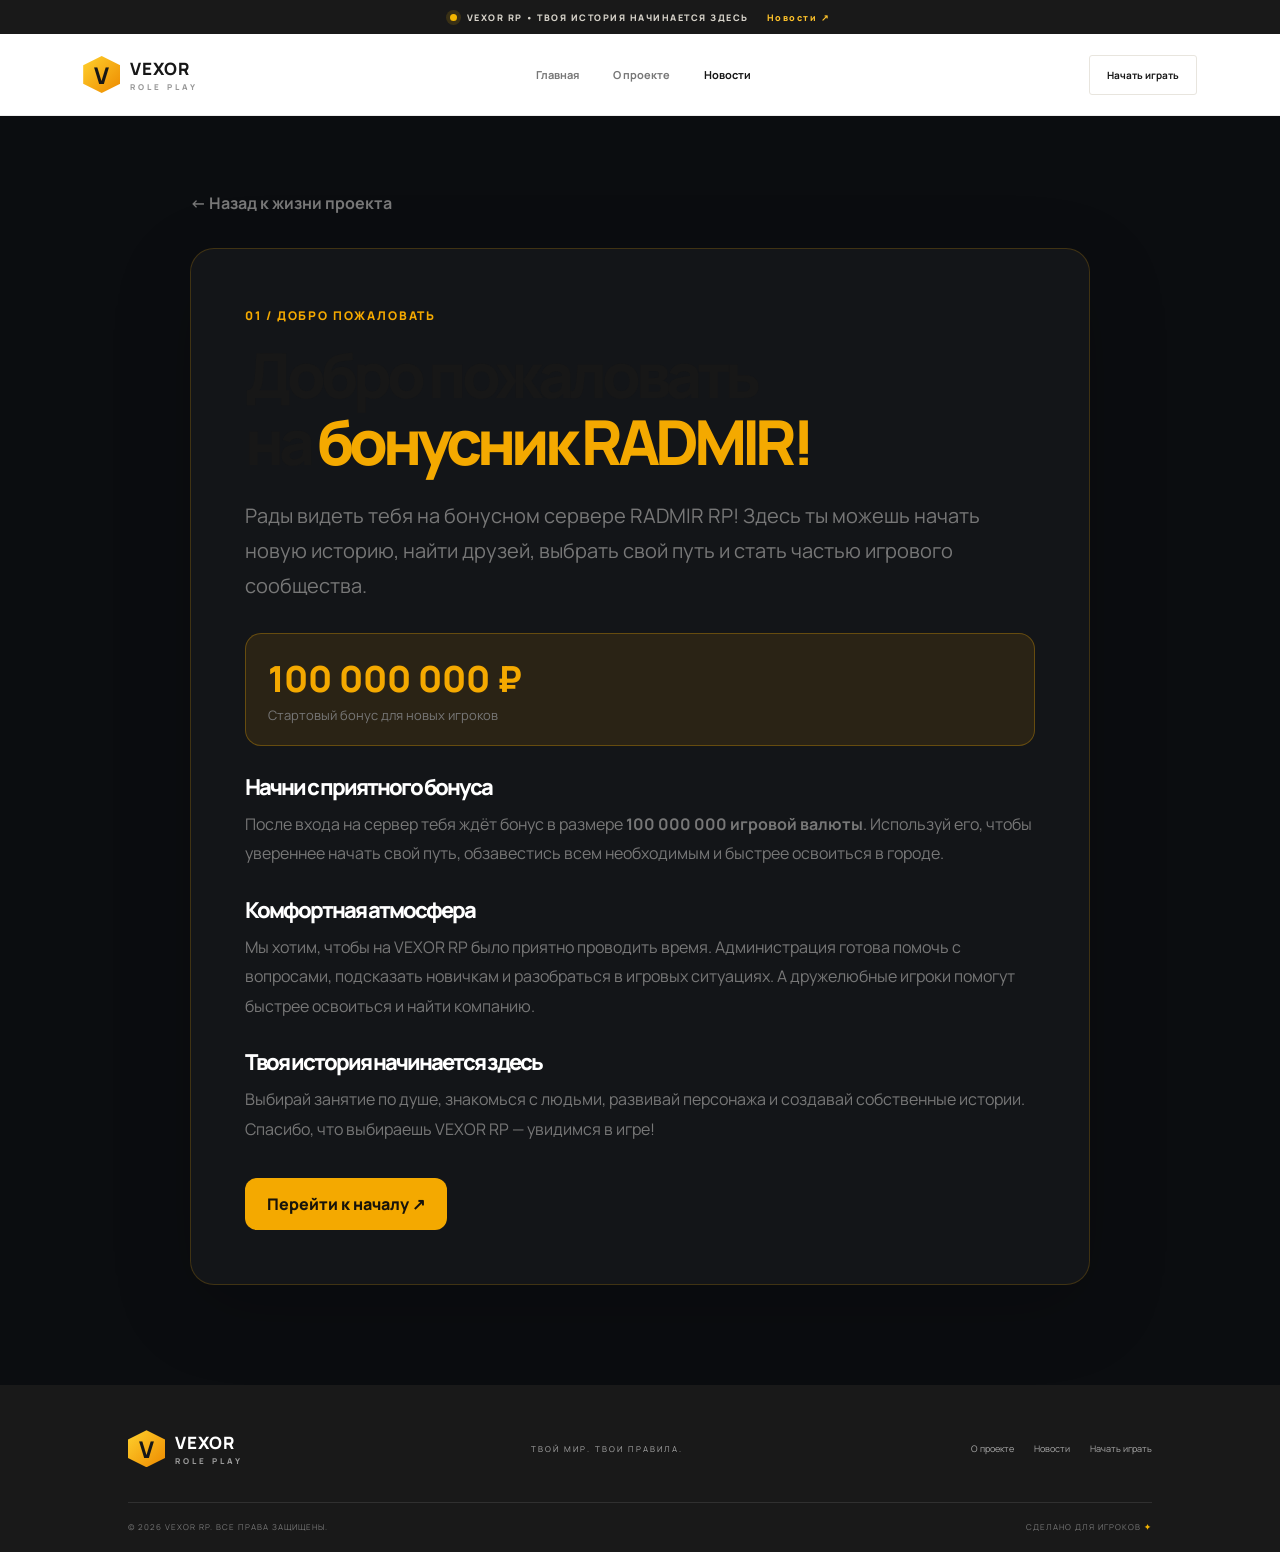
<file: welcome.html>
<!DOCTYPE html>
<html lang="ru">
<head>
  <meta charset="UTF-8">
  <meta name="viewport" content="width=device-width, initial-scale=1.0">
  <meta name="theme-color" content="#f4a900">
  <title>Добро пожаловать в VEXOR RP</title>
  <meta name="description" content="Добро пожаловать на официальный сайт VEXOR RP. Узнай о проекте и начни своё приключение.">
  <meta name="robots" content="index, follow, max-image-preview:large">
  <link rel="canonical" href="https://vexorplay.online/welcome.html">
  <meta property="og:type" content="website">
  <meta property="og:site_name" content="VEXOR RP">
  <meta property="og:title" content="Добро пожаловать в VEXOR RP">
  <meta property="og:description" content="Добро пожаловать на официальный сайт VEXOR RP. Узнай о проекте и начни своё приключение.">
  <meta property="og:url" content="https://vexorplay.online/welcome.html">
  <meta property="og:image" content="https://vexorplay.online/assets/vexor-characters.jpg">
  <meta name="twitter:card" content="summary_large_image">
  <meta name="twitter:title" content="Добро пожаловать в VEXOR RP">
  <meta name="twitter:description" content="Добро пожаловать на официальный сайт VEXOR RP. Узнай о проекте и начни своё приключение.">
  <meta name="twitter:image" content="https://vexorplay.online/assets/vexor-characters.jpg">
  <link rel="preconnect" href="https://fonts.googleapis.com">
  <link rel="preconnect" href="https://fonts.gstatic.com" crossorigin>
  <link href="https://fonts.googleapis.com/css2?family=Manrope:wght@400;500;600;700;800;900&display=swap" rel="stylesheet">
  <link rel="stylesheet" href="styles.css">
  <link rel="icon" type="image/png" sizes="512x512" href="/assets/vexor-favicon.png?v=3">
  <link rel="shortcut icon" href="/assets/favicon.ico?v=3" type="image/x-icon">
  <link rel="apple-touch-icon" href="/assets/apple-touch-icon.png?v=3">
  <link rel="stylesheet" href="theme.css">
  <style>
    .story-page{min-height:65vh;padding:76px 24px 100px;background:var(--page-bg,#0b0d10)}
    .story-wrap{max-width:900px;margin:0 auto}
    .story-back{display:inline-flex;gap:9px;align-items:center;color:var(--muted,#a4a9b2);text-decoration:none;font-weight:700;margin-bottom:34px}
    .story-back:hover{color:#f4a900}
    .story-panel{padding:clamp(26px,5vw,54px);border:1px solid rgba(244,169,0,.2);border-radius:24px;background:rgba(255,255,255,.035);box-shadow:0 24px 80px rgba(0,0,0,.18)}
    .story-tag{display:inline-block;color:#f4a900;font-size:12px;font-weight:900;letter-spacing:.16em;margin-bottom:18px}
    .story-panel h1{font-size:clamp(34px,6vw,62px);line-height:1.08;margin:0 0 22px;font-weight:900}
    .story-panel h1 em{color:#f4a900;font-style:normal}
    .story-lead{font-size:clamp(17px,2vw,20px);line-height:1.75;color:var(--muted,#b7bbc3);margin:0 0 30px}
    .story-body{font-size:16px;line-height:1.85;color:var(--muted,#c1c5cc)}
    .story-body h2{font-size:22px;color:var(--text,#fff);margin:30px 0 10px}
    .story-body p{margin:0 0 16px}
    .story-bonus{display:flex;align-items:center;gap:18px;padding:20px 22px;margin:28px 0;border-radius:16px;background:rgba(244,169,0,.1);border:1px solid rgba(244,169,0,.3)}
    .story-bonus strong{display:block;color:#f4a900;font-size:clamp(25px,4vw,36px);font-weight:900}
    .story-bonus span{font-size:13px;color:var(--muted,#b7bbc3)}
    .story-cta{display:inline-flex;margin-top:18px;padding:15px 22px;border-radius:12px;background:#f4a900;color:#17130a;text-decoration:none;font-weight:900}
    @media(max-width:600px){.story-page{padding:48px 16px 70px}.story-panel{border-radius:18px}}
  </style>
</head>
<body>
  <div class="announcement"><span class="pulse"></span> VEXOR RP • ТВОЯ ИСТОРИЯ НАЧИНАЕТСЯ ЗДЕСЬ <a href="index.html#news">Новости <b>↗</b></a></div>
  <header class="header">
    <a class="brand" href="index.html"><span class="brand-mark">V</span><span>VEXOR<small>ROLE PLAY</small></span></a>
    <nav><a class="nav-link" href="index.html#home">Главная</a><a class="nav-link" href="index.html#about">О проекте</a><a class="nav-link active" href="index.html#news">Новости</a></nav>
    <a class="login-btn" href="index.html#start">Начать играть</a>
  </header>
  <main class="story-page"><div class="story-wrap">
    <a class="story-back" href="index.html#news">← Назад к жизни проекта</a>
    <article class="story-panel">
      <span class="story-tag">01 / ДОБРО ПОЖАЛОВАТЬ</span>
      <h1>Добро пожаловать<br>на <em>бонусник RADMIR!</em></h1>
      <p class="story-lead">Рады видеть тебя на бонусном сервере RADMIR RP! Здесь ты можешь начать новую историю, найти друзей, выбрать свой путь и стать частью игрового сообщества.</p>
      <div class="story-bonus"><div><strong>100 000 000 ₽</strong><span>Стартовый бонус для новых игроков</span></div></div>
      <div class="story-body">
        <h2>Начни с приятного бонуса</h2>
        <p>После входа на сервер тебя ждёт бонус в размере <b>100 000 000 игровой валюты</b>. Используй его, чтобы увереннее начать свой путь, обзавестись всем необходимым и быстрее освоиться в городе.</p>
        <h2>Комфортная атмосфера</h2>
        <p>Мы хотим, чтобы на VEXOR RP было приятно проводить время. Администрация готова помочь с вопросами, подсказать новичкам и разобраться в игровых ситуациях. А дружелюбные игроки помогут быстрее освоиться и найти компанию.</p>
        <h2>Твоя история начинается здесь</h2>
        <p>Выбирай занятие по душе, знакомься с людьми, развивай персонажа и создавай собственные истории. Спасибо, что выбираешь VEXOR RP — увидимся в игре!</p>
      </div>
      <a class="story-cta" href="index.html#start">Перейти к началу ↗</a>
    </article>
  </div></main>
  <footer class="footer"><div class="footer-top"><a class="brand brand-footer" href="index.html"><span class="brand-mark">V</span><span>VEXOR<small>ROLE PLAY</small></span></a><p>ТВОЙ МИР. ТВОИ ПРАВИЛА.</p><div class="footer-links"><a href="index.html#about">О проекте</a><a href="index.html#news">Новости</a><a href="index.html#start">Начать играть</a></div></div><div class="footer-bottom"><span>© 2026 VEXOR RP. ВСЕ ПРАВА ЗАЩИЩЕНЫ.</span><span>СДЕЛАНО ДЛЯ ИГРОКОВ <b>✦</b></span></div></footer>
</body>
</html>
</file>
<file: styles.css>
*{box-sizing:border-box} :root{--yellow:#f5b400;--orange:#ef8c12;--ink:#171717;--muted:#777;--paper:#faf9f6;--line:#e9e6df}html{scroll-behavior:smooth}body{margin:0;background:var(--paper);color:var(--ink);font-family:Manrope,Arial,sans-serif}a{color:inherit;text-decoration:none}.announcement{height:34px;background:#191919;color:#d7d3ca;display:flex;align-items:center;justify-content:center;gap:10px;font-size:9px;letter-spacing:1.5px;font-weight:800}.announcement a{color:#ffc32a;margin-left:8px}.pulse{display:inline-block;width:7px;height:7px;border-radius:50%;background:#f3b600;box-shadow:0 0 0 4px #f3b60025}.header{height:82px;padding:0 max(6.5vw,24px);display:flex;align-items:center;justify-content:space-between;background:#fff;position:sticky;top:0;z-index:20;border-bottom:1px solid #eee}.brand{display:flex;align-items:center;gap:10px;font-weight:900;font-size:17px;letter-spacing:1px}.brand-mark{width:37px;height:37px;background:linear-gradient(135deg,#ffd12d,#ed8a00);display:grid;place-items:center;color:#171717;font-size:23px;font-weight:900;clip-path:polygon(50% 0,100% 25%,100% 75%,50% 100%,0 75%,0 25%)}.brand small{display:block;font-size:8px;letter-spacing:3px;color:#999;margin-top:1px}.header nav{display:flex;gap:34px}.nav-link{font-size:11px;color:#777;font-weight:700;transition:.2s}.nav-link:hover,.nav-link.active{color:#151515}.login-btn{border:1px solid #e8e5de;background:#fff;border-radius:3px;padding:12px 17px;font:700 10px Manrope;cursor:pointer}.login-btn span{font-size:14px;margin-right:6px}.menu-toggle{display:none;border:0;background:none;font-size:23px}.hero{min-height:610px;position:relative;overflow:hidden;background:#f8f7f3;padding:100px max(10vw,28px) 70px;display:flex;align-items:center}.hero-grid{position:absolute;inset:0;background-image:linear-gradient(#e8e5dc55 1px,transparent 1px),linear-gradient(90deg,#e8e5dc55 1px,transparent 1px);background-size:75px 75px;mask-image:linear-gradient(90deg,black,transparent 85%);opacity:.35}.hero-glow{position:absolute;width:590px;height:590px;right:7%;top:0;background:radial-gradient(circle,#ffd65b55,transparent 67%)}.hero-content{position:relative;z-index:2;max-width:550px}.eyebrow,.section-kicker{font-size:9px;letter-spacing:2.7px;font-weight:900;color:#a17a1b}.eyebrow{display:flex;align-items:center;gap:12px}.eyebrow-line{height:2px;width:29px;background:var(--yellow)}h1{font-size:clamp(42px,5.5vw,76px);line-height:.99;letter-spacing:-4px;margin:24px 0 20px;font-weight:900}h1 em,h2 em{font-style:normal;color:#e99b00}.hero-copy{font-size:13px;line-height:1.9;color:#777;max-width:420px}.hero-actions{display:flex;gap:12px;margin-top:30px}.bonus-note{display:inline-flex;align-items:center;gap:9px;margin-left:4px;padding:7px 11px;background:#fffdf6;border:1px solid #f0d78c;border-radius:3px;box-shadow:0 5px 18px #b17a1020;color:#29251b;white-space:nowrap}.bonus-star{display:grid;place-items:center;width:24px;height:24px;border-radius:50%;background:linear-gradient(135deg,#ffe17a,#f0a000);color:#6a4900;font-size:13px}.bonus-note b{display:block;font-size:10px;letter-spacing:.2px}.bonus-note small{display:block;margin-top:2px;color:#9b7929;font-size:7px;font-weight:900;letter-spacing:1.1px}.btn{display:inline-flex;align-items:center;justify-content:center;gap:30px;padding:17px 22px;font:800 10px Manrope;letter-spacing:.3px;border:0;cursor:pointer;transition:.2s}.btn:hover{transform:translateY(-3px);box-shadow:0 12px 25px #0002}.btn-primary{background:linear-gradient(110deg,#f6c51a,#ed850d);color:#171717}.btn-primary span{font-size:16px}.btn-ghost{border:1px solid #e3dfd6;background:#ffffff88;color:#333}.play-icon{font-size:9px;border:1px solid #bbb;border-radius:50%;width:22px;height:22px;display:grid;place-items:center}.hero-meta{display:flex;align-items:center;gap:13px;margin-top:50px;color:#888;font-size:9px;line-height:1.7}.hero-meta strong{font-size:9px;letter-spacing:1px;color:#222}.avatar-stack{display:flex;align-items:center}.avatar-stack i,.avatar-stack b{font-style:normal;width:28px;height:28px;border-radius:50%;display:grid;place-items:center;margin-right:-7px;border:2px solid #f8f7f3;background:#282828;color:#ffc326;font-size:9px;font-weight:900}.avatar-stack i:nth-child(2){background:#c6a27b;color:white}.avatar-stack i:nth-child(3){background:#777;color:white}.avatar-stack b{background:#f1b511;color:#222}.hero-art{position:absolute;right:7%;top:38px;width:47%;height:550px;z-index:1}.art-sun{position:absolute;width:340px;height:340px;border-radius:50%;background:linear-gradient(135deg,#ffd94b,#f0a000);right:12%;top:65px;box-shadow:0 25px 80px #e9a40033}.art-orbit{position:absolute;border:1px solid #e5c76c88;border-radius:50%;transform:rotate(-24deg)}.orbit-one{width:540px;height:260px;right:0;top:110px}.orbit-two{width:480px;height:220px;right:10px;top:140px;transform:rotate(30deg)}.art-card{position:absolute;right:5%;top:25px;width:110px;height:115px;background:#fff;z-index:4;padding:14px;box-shadow:0 15px 40px #6e581a22;transform:rotate(7deg);font-weight:900;letter-spacing:2px}.art-card span{font-size:14px}.art-card small{display:block;font-size:7px;color:#999;letter-spacing:3px}.art-card b{position:absolute;bottom:12px;right:13px;color:#eaa400;font-size:26px}.character-img{position:absolute;right:0;left:auto;bottom:-22px;height:520px;width:auto;max-width:100%;object-fit:contain;object-position:right bottom;background:transparent;z-index:3;filter:drop-shadow(15px 20px 18px #17171730);animation:officer-enter .9s ease-out both}
@keyframes officer-enter{from{opacity:0;transform:translateY(22px)}to{opacity:1;transform:translateY(0)}}
.floating-tag{position:absolute;z-index:5;background:#fff;padding:12px 15px;box-shadow:0 12px 35px #4b3a1420}.tag-online{left:0;bottom:90px;display:flex;gap:10px;align-items:center}.tag-online b,.tag-server b{display:block;font-size:9px;letter-spacing:1px}.tag-online small,.tag-server small{font-size:7px;letter-spacing:1.5px;color:#999}.tag-server{right:2%;bottom:65px}.tag-server em{color:#e99b00;font-style:normal}.hero-bottom{position:absolute;bottom:22px;left:10%;right:10%;display:flex;justify-content:space-between;font-size:8px;letter-spacing:1.7px;color:#aaa;font-weight:800}.section-wrap{padding-left:max(10vw,28px);padding-right:max(10vw,28px)}.stats{display:grid;grid-template-columns:1.5fr 1fr 1fr 1fr;padding-top:75px;padding-bottom:75px;gap:30px;border-bottom:1px solid var(--line)}h2{font-size:clamp(28px,3.3vw,43px);letter-spacing:-2px;line-height:1.08;margin:13px 0 0;font-weight:900}.stat{border-left:1px solid var(--line);padding-left:27px;display:flex;flex-direction:column;justify-content:center}.stat strong{font-size:38px;letter-spacing:-2px}.stat strong span{font-size:17px;color:#eaa400}.stat>span{font-size:11px;font-weight:900;margin-top:4px}.stat small{font-size:9px;color:#999;margin-top:7px}.features{padding-top:100px;padding-bottom:110px}.section-heading{display:flex;justify-content:space-between;align-items:end;margin-bottom:35px}.section-heading>p{font-size:11px;line-height:1.8;color:#888;max-width:300px;margin:0 0 4px}.feature-grid{display:grid;grid-template-columns:1.2fr 1fr 1fr;gap:14px}.feature-card{height:310px;background:#f0eee8;position:relative;padding:25px;overflow:hidden}.feature-large{background:#f4c12a}.feature-number{font-size:8px;letter-spacing:2px;font-weight:900;opacity:.6}.feature-icon{font-size:26px;margin-top:30px}.feature-card h3{font-size:25px;line-height:1.08;letter-spacing:-1px;margin:12px 0}.feature-card p{font-size:10px;line-height:1.8;color:#777;max-width:210px}.feature-large p{color:#5c4a19}.feature-arrow{position:absolute;right:23px;bottom:22px;font-size:20px}.feature-graphic{position:absolute;right:15px;bottom:-4px;opacity:.2}.bars{display:flex;align-items:end;gap:7px;height:100px;transform:skew(-20deg)}.bars i{width:17px;background:#9b7000;height:35%}.bars i:nth-child(2){height:55%}.bars i:nth-child(3){height:78%}.bars i:nth-child(4){height:62%}.bars i:nth-child(5){height:100%}.circles{width:150px;height:150px;border:25px solid #c9c5ba;border-radius:50%;right:-25px;bottom:-30px}.city{display:flex;align-items:end;gap:5px;height:110px}.city i{width:32px;background:#b9b5aa;height:55px}.city i:nth-child(2){height:95px}.city i:nth-child(3){height:72px}.city i:nth-child(4){height:115px}.news-section{background:#f1f0ec;padding:90px 0 100px}.text-link{font-size:10px;font-weight:900;border-bottom:1px solid #d6a400;padding-bottom:8px}.news-grid{display:grid;grid-template-columns:1.2fr 1fr 1fr;gap:15px}.news-card{background:#fff}.news-art{height:190px;position:relative;display:grid;place-items:center;overflow:hidden;font-weight:900;font-size:25px;letter-spacing:4px}.news-art-one{background:linear-gradient(130deg,#f7cf49,#ec9514)}.news-art-one:before{content:"";position:absolute;width:190px;height:190px;border:1px solid #fff8;border-radius:50%;box-shadow:0 0 0 25px #fff2,0 0 0 50px #fff1}.news-stamp{z-index:1;border:1px solid #fff;padding:17px 25px;font-size:18px;line-height:1.1;color:#29200c}.news-art-one>b{position:absolute;right:15px;bottom:10px;color:#fff8;font-size:48px}.news-art-two{background:#262626;color:#f5bd24}.news-art-two span{text-align:center;transform:rotate(-8deg);font-size:29px}.news-art-three{background:#e8e5dd;color:#262626}.news-art-three span{text-align:center;font-size:29px;transform:rotate(8deg)}.news-info{padding:20px}.news-meta{display:flex;justify-content:space-between;color:#b18a24;font-size:8px;letter-spacing:1.4px;font-weight:900}.news-meta time{color:#aaa}.news-info h3{font-size:15px;margin:15px 0 8px;letter-spacing:-.4px}.news-info p{font-size:10px;line-height:1.7;color:#888;min-height:34px}.read-more{font-size:9px;font-weight:900;display:inline-block;margin-top:10px}.shop-section{padding-top:105px;padding-bottom:105px;display:grid;grid-template-columns:1fr 1fr;align-items:center;gap:40px}.shop-copy p{font-size:11px;line-height:1.9;color:#888;max-width:390px;margin:22px 0 25px}.shop-visual{height:330px;position:relative;background:#f4eee0;overflow:hidden;display:grid;place-items:center}.shop-visual:before,.shop-visual:after{content:"";position:absolute;width:280px;height:280px;border:1px solid #dfc77e;border-radius:50%}.shop-visual:after{width:360px;height:360px}.shop-platform{z-index:2;width:220px;height:150px;background:linear-gradient(135deg,#292929,#111);transform:perspective(500px) rotateX(10deg) rotateY(-15deg);box-shadow:20px 25px 35px #47370c33;display:flex;flex-direction:column;align-items:center;justify-content:center;color:#f6bd22;letter-spacing:4px}.shop-platform span{font-size:14px;font-weight:900}.shop-platform b{font-size:34px}.shop-platform small{font-size:7px;color:#aaa;letter-spacing:3px}.coin{position:absolute;z-index:3;border-radius:50%;background:linear-gradient(135deg,#ffe17a,#d88b00);color:#684300;display:grid;place-items:center;font-weight:900;box-shadow:8px 12px 20px #8b5a1933}.coin-one{width:70px;height:70px;top:35px;right:70px;font-size:30px}.coin-two{width:42px;height:42px;bottom:35px;left:60px}.shop-label{position:absolute;bottom:20px;right:20px;font-size:8px;letter-spacing:2px;line-height:1.5;font-weight:900;color:#9b7a2d;text-align:right}.start-section{background:linear-gradient(110deg,#f7c72c,#ef9911);padding:75px 0}.start-inner{display:flex;align-items:center;justify-content:space-between}.start-section .section-kicker{color:#72520a}.start-section h2{font-size:clamp(32px,4vw,50px)}.start-section h2 em{color:#fff}.start-section p{font-size:11px;color:#725a1d;margin-bottom:0}.start-action{display:flex;flex-direction:column;align-items:flex-start;gap:12px}.btn-dark{background:#191919;color:#fff}.start-action small{font-size:8px;color:#725a1d;max-width:220px;line-height:1.6}.footer{background:#191919;color:#fff;padding:45px max(10vw,28px) 20px}.footer-top{display:flex;align-items:center;justify-content:space-between;padding-bottom:35px;border-bottom:1px solid #ffffff1a}.brand-footer{color:#fff}.footer-top>p{font-size:8px;letter-spacing:2px;color:#aaa}.footer-links{display:flex;gap:20px}.footer-links a{font-size:9px;color:#aaa}.footer-bottom{display:flex;justify-content:space-between;padding-top:18px;color:#777;font-size:8px;letter-spacing:1px}.footer-bottom b{color:#f5b400}.modal-backdrop{position:fixed;inset:0;background:#111b;z-index:50;display:none;align-items:center;justify-content:center;padding:20px}.modal-backdrop.open{display:flex}.modal{background:#fff;width:min(100%,420px);padding:38px;position:relative;box-shadow:0 25px 80px #0004}.modal-close{position:absolute;right:18px;top:12px;border:0;background:none;font-size:28px;color:#888;cursor:pointer}.modal-mark{width:43px;height:43px;background:linear-gradient(135deg,#ffd12d,#ed8a00);display:grid;place-items:center;font-weight:900;font-size:26px;margin-bottom:24px}.modal h2{font-size:24px;margin:10px 0}.modal>p{font-size:11px;color:#888;line-height:1.7}.account-tabs{display:grid;grid-template-columns:1fr 1fr;gap:5px;padding:4px;margin-top:20px;background:#f3f1eb}.account-tab{border:0;background:transparent;padding:11px 8px;font:800 10px Manrope;color:#888;cursor:pointer;transition:.2s}.account-tab.active{background:#fff;color:#171717;box-shadow:0 2px 8px #0000000d}.modal form{display:grid;gap:15px;margin-top:18px}.modal label[hidden]{display:none}.modal label{font-size:9px;font-weight:900;letter-spacing:1px}.modal input{display:block;width:100%;margin-top:8px;padding:14px;border:1px solid #e5e2da;font:12px Manrope;outline:none}.modal input:focus{border-color:#e9a900}.modal-submit{width:100%;margin-top:5px}.modal-note{font-size:9px;color:#999;line-height:1.6;margin-top:18px}.toast{position:fixed;bottom:25px;left:50%;transform:translate(-50%,20px);background:#191919;color:#fff;padding:13px 20px;font-size:10px;z-index:60;opacity:0;pointer-events:none;transition:.25s;box-shadow:0 10px 30px #0002}.toast.show{opacity:1;transform:translate(-50%,0)}
@media(max-width:900px){.header{padding:0 25px}.header nav{gap:17px}.hero{padding-left:7vw}.hero-art{right:-5%;width:52%;opacity:.9}.hero-content{max-width:480px}.section-wrap{padding-left:7vw;padding-right:7vw}.stats{grid-template-columns:1.3fr 1fr 1fr 1fr}.stat{padding-left:15px}.feature-card{padding:18px}.footer{padding-left:7vw;padding-right:7vw}}
@media(max-width:650px){.announcement{font-size:7px;letter-spacing:.8px}.header{height:68px}.brand{font-size:14px}.brand-mark{width:32px;height:32px}.menu-toggle{display:block;margin-left:auto;margin-right:14px}.header nav{display:none;position:absolute;top:68px;left:0;right:0;background:#fff;padding:20px 25px;flex-direction:column;gap:20px;border-bottom:1px solid #eee}.header nav.open{display:flex}.login-btn{padding:10px;font-size:0}.login-btn span{font-size:16px;margin:0}.hero{min-height:760px;align-items:flex-start;padding:65px 25px 60px}.hero-content{max-width:100%}h1{font-size:47px;letter-spacing:-2.5px}.hero-copy{max-width:340px;font-size:12px}.hero-actions{flex-wrap:wrap;align-items:center;gap:9px}.bonus-note{margin-left:0;padding:6px 9px}.bonus-note b{font-size:9px}.hero-art{top:350px;right:-4%;width:100%;height:380px;transform:scale(.78);transform-origin:top right}.art-sun{width:270px;height:270px;right:15%;top:35px}.character-img{height:365px;max-width:none;right:0;left:auto;bottom:-25px}.art-card{right:8%;top:0}.tag-online{left:0;bottom:40px}.tag-server{right:0;bottom:20px}.hero-bottom{left:25px;right:25px;font-size:6px}.hero-bottom span:nth-child(2){display:none}.stats{grid-template-columns:1fr 1fr;padding-top:55px;padding-bottom:55px;gap:25px}.stat-intro{grid-column:1/-1}.stat{min-height:80px}.features{padding-top:65px;padding-bottom:70px}.section-heading{align-items:flex-start;flex-direction:column;gap:18px}.section-heading>p{max-width:100%}.feature-grid,.news-grid{grid-template-columns:1fr}.feature-card{height:260px}.feature-large{height:280px}.news-section{padding:65px 0}.news-art{height:170px}.shop-section{grid-template-columns:1fr;padding-top:70px;padding-bottom:70px;gap:30px}.shop-visual{height:270px}.start-inner{align-items:flex-start;flex-direction:column;gap:30px}.start-section{padding:60px 0}.footer-top{align-items:flex-start;flex-direction:column;gap:22px}.footer-links{flex-wrap:wrap;gap:14px}.footer-bottom{gap:15px;flex-direction:column}.modal{padding:30px 24px}}


/* VEXOR RP hero composition: reference-matched layout */
.hero{
  min-height:660px;
  padding:88px 7vw 76px;
  background:
    radial-gradient(ellipse at 76% 45%, rgba(255,255,255,.12), transparent 38%),
    linear-gradient(115deg,#fbfaf8 0%,#f5f3ef 100%);
}
.hero-grid{opacity:.12;mask-image:linear-gradient(90deg,transparent 0%,#000 100%)}
.hero-glow{
  width:620px;height:620px;right:5%;top:5px;
  background:radial-gradient(circle,rgba(255,190,0,.20) 0 32%,rgba(255,190,0,.06) 33%,transparent 68%);
}
.hero-content{max-width:48%;z-index:5}
.eyebrow{font-size:10px;letter-spacing:3.4px;color:#aaa}
h1{font-size:clamp(64px,8vw,112px);letter-spacing:-5px;line-height:.9;margin:26px 0 22px}
.hero-copy{font-size:18px;line-height:1.55;max-width:390px;color:#8b8985}
.hero-actions{align-items:center;gap:16px;margin-top:38px;flex-wrap:wrap}
.hero-art{
  right:0;top:0;width:57%;height:100%;z-index:2;opacity:1;overflow:visible;
}
.art-sun{
  width:370px;height:370px;right:13%;top:95px;
  background:linear-gradient(135deg,#ffd735,#f5ae00);
  box-shadow:none;
}
.art-orbit{display:none}
.character-img{
  position:absolute;right:0;left:auto;bottom:-8px;
  height:auto;width:min(100%,850px);max-height:660px;max-width:none;
  object-fit:contain;object-position:right bottom;background:transparent;
  z-index:4;filter:drop-shadow(0 18px 22px rgba(35,30,20,.15));
}
.hero-art:after{
  content:"";position:absolute;z-index:5;left:0;right:-1%;bottom:-2px;height:25%;
  pointer-events:none;
  background:linear-gradient(to top,rgba(247,246,243,.88),rgba(247,246,243,.38) 32%,transparent);
}
.hero-bottom{z-index:6}
.bonus-note{margin-left:4px}
@media(max-width:900px){
  .hero{min-height:650px;padding:76px 6vw 68px}
  .hero-content{max-width:50%}
  .hero-art{right:-3%;width:58%;height:100%}
  .character-img{height:auto;width:100%;max-height:610px}
  h1{font-size:clamp(58px,8vw,82px)}
  .hero-copy{font-size:15px}
}
@media(max-width:650px){
  .hero{min-height:760px;padding:56px 22px 48px;align-items:flex-start}
  .hero-content{max-width:100%;width:100%}
  .eyebrow{font-size:8px;letter-spacing:2px}
  h1{font-size:64px;letter-spacing:-3px;margin:20px 0 14px}
  .hero-copy{font-size:14px;max-width:300px}
  .hero-actions{margin-top:22px;gap:10px}
  .hero-art{
    top:auto;bottom:0;right:-4%;width:100%;height:420px;
    transform:none;opacity:1;
  }
  .art-sun{width:230px;height:230px;right:12%;top:38px}
  .character-img{
    width:100%;height:auto;max-height:420px;right:0;bottom:-4px;
    object-fit:contain;object-position:right bottom;
  }
  .hero-art:after{height:18%}
  .hero-bottom{left:22px;right:22px;font-size:6px}
}


/* VEXOR STORE — catalog layout based on the supplied store-page references */
.vexor-store{background:#faf9f6;color:#191a20}
.store-hero{min-height:440px;position:relative;overflow:hidden;display:flex;align-items:center;padding:66px max(10vw,28px);background:#fbfaf7;border-bottom:1px solid #e9e6df}
.store-hero-copy{position:relative;z-index:2;max-width:590px}
.store-kicker{display:block;font-size:9px;font-weight:900;letter-spacing:4px;color:#9a7416}
.store-hero-copy h2{font-size:clamp(38px,5.2vw,66px);line-height:.98;letter-spacing:-3px;margin:20px 0}
.store-hero-copy h2 em{color:#d99b00;font-style:normal}
.store-hero-copy p{font-size:12px;line-height:1.9;color:#85837e}
.store-open-button{display:inline-flex;align-items:center;justify-content:space-between;gap:65px;margin-top:18px;padding:18px 23px;background:linear-gradient(110deg,#e8b400,#d98a00);color:#171717;font-size:10px;font-weight:900;letter-spacing:.6px;min-width:230px;box-shadow:0 12px 25px #b7822524}
.store-open-button b{font-size:17px}
.store-hero-visual{position:absolute;right:7%;top:0;bottom:0;width:42%;display:grid;place-items:center}
.store-yellow-shape{position:absolute;width:300px;height:300px;border-radius:50%;background:#eeb500;right:14%;top:70px}
.store-vault{position:relative;width:210px;height:245px;background:linear-gradient(135deg,#33343a,#14151a);border:12px solid #d5d5d0;box-shadow:20px 25px 40px #17171730;transform:rotate(-7deg);display:grid;place-items:center;color:#d8ad37}
.store-vault:before{content:"";position:absolute;inset:9px;border:1px solid #aaa}
.vault-ring{width:112px;height:112px;border:6px solid #c9c9c4;border-radius:50%;display:grid;place-items:center;font-size:58px;color:#e5e5df}
.store-vault small{position:absolute;bottom:12px;text-align:center;font-size:7px;line-height:1.6;letter-spacing:2px}
.store-categories-wrap{padding:76px max(10vw,28px) 65px;background:#faf9f6}
.store-title-row{display:flex;justify-content:space-between;align-items:end;gap:25px;margin-bottom:30px}
.store-title-row h2{font-size:clamp(32px,4vw,49px);letter-spacing:-2px;margin:12px 0 7px}
.store-title-row h2 em{font-style:normal;font-weight:300}
.store-title-row p{font-size:11px;color:#8b8983}
.store-rate{text-align:right;font-size:8px;letter-spacing:1.2px;color:#8e8b83}
.store-rate b{display:block;color:#c18a00;font-size:20px;letter-spacing:1px;margin-top:7px}
.store-category-grid{display:grid;grid-template-columns:repeat(4,1fr);gap:13px;margin:34px 0 52px}
.store-category{min-height:105px;border:1px solid #e6e3dc;background:#fff;padding:16px 18px;text-align:left;display:flex;flex-direction:column;align-items:flex-start;gap:5px;cursor:pointer;color:#24252a;transition:.2s}
.store-category>span{height:29px;width:29px;border:1px solid #e9dfc1;border-radius:50%;display:grid;place-items:center;color:#bd8a12;font-size:16px;margin-bottom:4px}
.store-category b{font-size:10px;letter-spacing:.7px}
.store-category small{font-size:8px;color:#999;letter-spacing:1.3px}
.store-category:hover,.store-category.is-active{border-color:#d4a000;box-shadow:0 7px 22px #9b771414}
.store-products-heading{display:flex;justify-content:space-between;align-items:center;border-bottom:1px solid #e7e4dd;padding-bottom:13px;margin-bottom:20px}
.store-products-heading h3{font-size:13px;letter-spacing:1px;margin:0}
.store-products-heading span{font-size:8px;letter-spacing:1.3px;color:#999}
.store-products{display:grid;grid-template-columns:repeat(4,minmax(0,1fr));gap:16px}
.store-product{background:#fff;border:1px solid #e8e5df;min-width:0;transition:.2s}
.store-product:hover{transform:translateY(-3px);box-shadow:0 12px 28px #29220f13}
.money-visual,.privilege-visual,.service-visual{height:165px;position:relative;overflow:hidden;display:flex;flex-direction:column;justify-content:center;align-items:center;background:linear-gradient(135deg,#f4f1e8,#d9d6cd);color:#333}
.money-visual:before{content:"";position:absolute;width:190px;height:100px;background:linear-gradient(145deg,#ddd9cb,#aaa99f);transform:rotate(-13deg);box-shadow:8px 10px 0 #f1eee5,16px 18px 0 #c7c4b9,24px 26px 0 #e8e5dc;opacity:.7}
.money-visual:after{content:"";position:absolute;width:120px;height:70px;border:1px solid #fff9;transform:rotate(-13deg)}
.money-visual span,.money-visual b,.money-visual small,.money-visual i{position:relative;z-index:1}
.money-visual span{font-size:7px;letter-spacing:3px;color:#8d7b4a}
.money-visual b{font-size:25px;letter-spacing:-1px;margin:5px 0}
.money-visual small{font-size:7px;letter-spacing:2px;color:#777}
.money-visual i{position:absolute;right:13px;bottom:9px;font-style:normal;color:#ad830f;font-weight:900;font-size:22px}
.money-visual-2{background:linear-gradient(135deg,#ece9df,#c9c5b8)}
.money-visual-3{background:linear-gradient(135deg,#e6e3d9,#bbb8ac)}
.money-visual-4{background:linear-gradient(135deg,#e9e7e0,#c2c0b8)}
.privilege-visual{background:radial-gradient(circle at 50% 20%,#fff0b9,#d7c99f);color:#775500}
.privilege-visual span{font-size:8px;letter-spacing:4px}
.privilege-visual b{font-size:36px;letter-spacing:-1px;margin:5px}
.privilege-visual small,.service-visual small{font-size:7px;letter-spacing:2px;color:#877b5c}
.premium-visual{background:radial-gradient(circle at 50% 20%,#f9edcf,#b9aa85)}
.premium-visual b{font-size:24px}
.service-visual{background:radial-gradient(circle at 50% 20%,#fff,#dfded8)}
.service-visual span{font-size:30px;font-weight:900;color:#d59d00}
.service-visual b{font-size:24px;letter-spacing:-1px}
.number-visual{background:radial-gradient(circle at 50% 20%,#f9f7f0,#d5d2c9)}
.store-product-info{padding:15px 14px 14px}
.store-product-info>small{font-size:7px;letter-spacing:1.2px;color:#a07a19}
.store-product-info h3{font-size:11px;line-height:1.45;min-height:31px;margin:9px 0}
.store-price{display:flex;align-items:baseline;gap:10px;margin-bottom:13px}
.store-price b{font-size:19px;letter-spacing:-.5px}
.store-price span{font-size:11px;color:#888}
.store-buy{width:100%;border:0;background:#e5ad00;color:#1a1a1a;padding:12px 13px;text-align:left;font-size:8px;font-weight:900;letter-spacing:1px;cursor:pointer}
.store-buy b{float:right;font-size:14px}
.store-buy:hover{background:#f1bf1a}
.store-disclaimer{font-size:8px;line-height:1.7;color:#999;margin:22px 0 0}
@media(max-width:1000px){.store-products{grid-template-columns:repeat(3,minmax(0,1fr))}.store-hero-visual{right:0;opacity:.75}}
@media(max-width:700px){.store-hero{min-height:370px;padding:50px 7%}.store-hero-copy{max-width:100%}.store-hero-copy h2{font-size:40px}.store-hero-copy p{max-width:310px;font-size:10px}.store-hero-visual{right:-23%;width:70%;opacity:.22}.store-categories-wrap{padding:48px 6%}.store-title-row{align-items:flex-start;flex-direction:column}.store-rate{text-align:left}.store-rate b{display:inline;margin-left:8px}.store-category-grid{grid-template-columns:repeat(2,minmax(0,1fr));gap:9px;margin:25px 0 36px}.store-category{min-height:90px;padding:12px}.store-products{grid-template-columns:repeat(2,minmax(0,1fr));gap:10px}.money-visual,.privilege-visual,.service-visual{height:125px}.money-visual b{font-size:20px}.store-product-info{padding:11px 10px}.store-product-info h3{font-size:10px}.store-price b{font-size:16px}.store-products-heading{align-items:flex-start;gap:8px;flex-direction:column}.store-products-heading h3{font-size:12px}}
@media(max-width:390px){.store-hero-copy h2{font-size:34px}.store-products{gap:8px}.store-product-info>small{font-size:6px}.store-price{gap:6px}.store-price b{font-size:14px}.store-price span{font-size:9px}}

/* Hero character update: supplied two-character transparent cutout */
.hero-art{right:4%;width:52%;height:590px;top:18px}
.character-img{width:100%;height:auto;max-height:660px;right:0;left:auto;bottom:-8px;object-fit:contain;object-position:right bottom}
@media(max-width:900px){.hero-art{right:-2%;width:57%;height:570px;top:35px}.character-img{width:100%;height:auto;max-height:600px}}
@media(max-width:650px){.hero-art{top:auto;bottom:0;right:-5%;width:105%;height:430px}.character-img{width:100%;height:auto;max-height:430px;right:0;bottom:-5px;object-fit:contain;object-position:right bottom}}


/* VEXOR RP asset visibility and responsive hero fix */
.hero-art{display:block!important;visibility:visible!important;opacity:1!important;z-index:1}
.character-img{display:block!important;visibility:visible!important;opacity:1!important;max-width:none!important;height:auto!important;width:min(100%,680px)!important;max-height:660px!important;object-fit:contain!important;object-position:right bottom!important}
@media(max-width:650px){.hero-art{width:112%!important;right:-6%!important;height:430px!important;bottom:0!important;top:auto!important}.character-img{width:100%!important;max-height:430px!important;right:0!important;bottom:-5px!important}}
</file>
<file: theme.css>
/* VEXOR RP theme switcher */
.theme-toggle{display:inline-flex;align-items:center;justify-content:center;gap:7px;flex:0 0 auto;border:1px solid #e6e1d6;background:#fff;color:#282828;padding:10px 13px;border-radius:3px;font:800 10px Manrope,Arial,sans-serif;cursor:pointer;transition:background .2s,color .2s,border-color .2s}
.theme-toggle:hover{border-color:#e4ad12;color:#b77c00}
.store-topbar .theme-toggle{margin-left:auto;margin-right:14px}
.dark-theme{--paper:#111216;--ink:#f1f0ec;--muted:#aaa;--line:#303139;background:#111216!important;color:#f1f0ec!important;color-scheme:dark}
.dark-theme .header,.dark-theme .store-topbar{background:#191a20!important;border-color:#303139!important}
.dark-theme .announcement{background:#090a0d}
.dark-theme .nav-link,.dark-theme .store-topbar nav a{color:#aaa}
.dark-theme .nav-link:hover,.dark-theme .nav-link.active{color:#fff}
.dark-theme .login-btn,.dark-theme .theme-toggle{background:#22242b;color:#f4f2ec;border-color:#3b3d46}
.dark-theme .hero{background:linear-gradient(115deg,#15161b,#1c1d23)!important}
.dark-theme .hero-grid{background-image:linear-gradient(#ffffff0b 1px,transparent 1px),linear-gradient(90deg,#ffffff0b 1px,transparent 1px)}
.dark-theme .hero-glow{opacity:.7}
.dark-theme .hero-copy,.dark-theme .section-heading>p,.dark-theme .shop-copy p,.dark-theme .store-hero-copy p,.dark-theme .store-title-row p{color:#aaa}
.dark-theme .hero-meta,.dark-theme .hero-meta strong,.dark-theme .hero-bottom{color:#aaa}
.dark-theme .bonus-note{background:#26231a;color:#f4e9c7;border-color:#705719}
.dark-theme .btn-ghost{background:#24252b;color:#eee;border-color:#444650}
.dark-theme .stats,.dark-theme .stat,.dark-theme .products-heading{border-color:#303139}
.dark-theme .feature-card{background:#24252c;color:#f1f0ec}
.dark-theme .feature-card:not(.feature-large) p{color:#b6b5b1}
.dark-theme .feature-large{background:#c8940c;color:#171717}
.dark-theme .news-section{background:#17181e}
.dark-theme .news-card,.dark-theme .news-info{background:#22232a;color:#f1f0ec}
.dark-theme .news-info p{color:#aaa}
.dark-theme .news-art-three{background:#30313a;color:#eee}
.dark-theme .shop-visual{background:#282930}
.dark-theme .start-section{background:#d6a316;color:#171717}
.dark-theme .footer{background:#0b0c0f;color:#aaa}
.dark-theme .footer-bottom{border-color:#292a30}
.dark-theme .modal{background:#202127;color:#f2f1ed;border-color:#3b3d46}
.dark-theme .modal p,.dark-theme .modal-note{color:#aaa}
.dark-theme .modal input{background:#15161b;color:#fff;border-color:#444650}
.dark-theme .forum-main{background:radial-gradient(circle at 75% 35%,#f5b40018,transparent 32%),#111216!important}
.dark-theme .forum-card{background:#1d1e24;border-color:#383941;box-shadow:0 25px 70px #0005}
.dark-theme .forum-card p{color:#aaa}
.dark-theme .forum-status{background:#302916;border-color:#5b4818;color:#f0d78e}
.dark-theme .store-page{background:#111216!important;color:#f1f0ec!important}
.dark-theme .store-hero,.dark-theme .store-categories-wrap{background:#15161b!important;border-color:#303139}
.dark-theme .store-title-row,.dark-theme .store-products-heading{border-color:#34353d}
.dark-theme .store-category,.dark-theme .store-product{background:#202127;color:#f1f0ec;border-color:#393a43}
.dark-theme .store-category small,.dark-theme .store-products-heading span,.dark-theme .store-rate,.dark-theme .store-disclaimer{color:#aaa}
.dark-theme .store-product-info{color:#f1f0ec}
.dark-theme .store-bottom{background:#0b0c0f;color:#aaa}
.dark-theme .store-logo{color:#f1f0ec}
.dark-theme .store-account{color:#171717}
.dark-theme .menu-toggle{color:#f4f2ec}
@media(max-width:900px){.header .theme-toggle span{display:none}.header .theme-toggle{padding:9px 11px}.store-topbar .theme-toggle{margin-right:8px;padding:8px 9px}.store-topbar .theme-toggle span{display:none}}
@media(max-width:650px){.header{gap:8px}.header .theme-toggle{order:2}.header .login-btn{padding:9px 10px;font-size:9px}.store-topbar{gap:7px}.store-topbar nav{flex:1;justify-content:center}.store-topbar .theme-toggle{margin-left:0;margin-right:0}}
</file>
<file: store-page.css>
*{box-sizing:border-box}.store-page{margin:0;background:#faf9f6;color:#191a20;font-family:Manrope,Arial,sans-serif}.store-topbar{height:76px;padding:0 7%;display:flex;align-items:center;justify-content:space-between;background:#fff;border-bottom:1px solid #e9e6df;position:sticky;top:0;z-index:20}.store-logo{display:flex;align-items:center;gap:10px;color:#171923;font-weight:900;letter-spacing:2px;font-size:17px}.store-logo>span:last-child{display:grid;gap:1px}.store-logo small{font-size:7px;letter-spacing:4px;color:#999}.store-logo-mark{height:36px;width:36px;display:grid;place-items:center;background:#e9ad00;color:#171923;clip-path:polygon(25% 0,75% 0,100% 50%,75% 100%,25% 100%,0 50%);font-size:23px;font-weight:900}.store-topbar nav{display:flex;gap:36px}.store-topbar nav a{font-size:11px;color:#62616a;transition:.2s}.store-topbar nav a:hover,.store-topbar nav a.selected{color:#bd8900}.store-account{padding:14px 18px;background:#e8ad00;color:#171923;font-size:9px;font-weight:900;letter-spacing:.8px}.store-account b{margin-left:15px;font-size:15px}.store-standalone .vexor-store{display:block}.store-standalone .store-hero{min-height:460px;padding-left:10%;padding-right:10%}.store-standalone .store-categories-wrap{padding-left:10%;padding-right:10%}.store-bottom{min-height:86px;padding:20px 7%;display:flex;align-items:center;justify-content:space-between;gap:15px;background:#f0eee8;color:#898780;font-size:8px;letter-spacing:1px}.store-bottom>a:last-child{color:#292929;font-weight:800}.store-toast{position:fixed;left:50%;bottom:24px;transform:translate(-50%,20px);opacity:0;pointer-events:none;background:#202127;color:#fff;padding:14px 20px;font-size:11px;line-height:1.6;max-width:min(90vw,480px);box-shadow:0 12px 35px #0003;transition:.25s;z-index:50}.store-toast.show{opacity:1;transform:translate(-50%,0)}.store-product[hidden]{display:none!important}
@media(max-width:700px){.store-topbar{height:62px;padding:0 4%}.store-logo{font-size:14px}.store-logo-mark{height:31px;width:31px}.store-topbar nav{gap:12px}.store-topbar nav a{font-size:9px}.store-account{font-size:8px;padding:11px 10px}.store-account b{margin-left:5px}.store-standalone .store-hero{min-height:390px;padding-left:7%;padding-right:7%}.store-standalone .store-categories-wrap{padding-left:6%;padding-right:6%}.store-bottom{padding:18px 5%;flex-wrap:wrap}.store-bottom .store-logo{display:none}}
@media(max-width:420px){.store-topbar nav{gap:8px}.store-topbar nav a{font-size:8px}.store-account{font-size:7px;padding:10px 8px}.store-topbar{padding:0 3%}}
.store-disclaimer{margin-top:22px;color:#85827a;font-size:11px;line-height:1.7}.store-category-grid{grid-template-columns:repeat(7,minmax(0,1fr))}.store-category b{font-size:9px;line-height:1.35}.store-category small{font-size:7px}@media(max-width:1100px){.store-category-grid{grid-template-columns:repeat(4,minmax(0,1fr))}}@media(max-width:700px){.store-category-grid{grid-template-columns:repeat(2,minmax(0,1fr))}}
</file>
<file: payment.css>
.payment-wrap{max-width:760px;margin:64px auto 90px;padding:0 22px}.payment-back{display:inline-block;color:var(--text-secondary,#aaa);text-decoration:none;margin-bottom:22px}.payment-panel{background:var(--card-bg,#202020);border:1px solid rgba(220,175,30,.25);border-radius:22px;padding:clamp(24px,5vw,46px);box-shadow:0 24px 70px rgba(0,0,0,.18)}.payment-panel h1{font-size:clamp(28px,5vw,46px);line-height:1.08;margin:12px 0}.payment-panel h1 em{color:#d9a900;font-style:normal}.payment-lead{color:var(--text-secondary,#aaa);margin-bottom:28px}.payment-summary{display:grid;gap:9px;padding:20px;border-radius:14px;background:rgba(220,175,30,.08);border:1px solid rgba(220,175,30,.2);margin:22px 0}.payment-summary span,.payment-panel label{font-size:11px;letter-spacing:.12em;font-weight:800;color:#b9a15a}.payment-summary strong{font-size:20px}.payment-summary b{font-size:22px;color:#d9a900}.payment-panel label{display:block;margin:20px 0 9px}.payment-panel input{box-sizing:border-box;width:100%;padding:15px 16px;border-radius:10px;border:1px solid rgba(160,160,160,.35);background:transparent;color:inherit;font:inherit;outline:none}.payment-note{margin:22px 0;padding:17px 18px;border-left:3px solid #d9a900;background:rgba(150,150,150,.08);border-radius:8px}.payment-note p,.payment-footnote{color:var(--text-secondary,#aaa);font-size:13px;line-height:1.6}.payment-submit{width:100%;padding:17px 20px;border:0;border-radius:10px;background:#d9a900;color:#171717;font-weight:900;letter-spacing:.04em;cursor:pointer;font:inherit}.payment-submit span{margin-left:8px}.payment-submit:hover{filter:brightness(1.08)}.payment-footnote{margin-top:14px;text-align:center}@media(max-width:600px){.payment-wrap{margin-top:35px}.payment-panel{padding:22px}}

/* Kaspi-style payment card */
.kaspi-card{position:relative;overflow:hidden;box-sizing:border-box;min-height:190px;margin:24px 0 20px;padding:23px 25px;border-radius:18px;color:#fff;background:linear-gradient(120deg,#c8102e 0%,#e21d38 48%,#a90e2a 100%);box-shadow:0 16px 34px rgba(170,15,43,.23)}
.kaspi-card:before,.kaspi-card:after{content:"";position:absolute;border:1px solid rgba(255,255,255,.13);border-radius:50%;width:230px;height:230px;right:-75px;top:-125px}
.kaspi-card:after{width:180px;height:180px;right:-25px;top:-95px}
.kaspi-card-top,.kaspi-card-bottom{position:relative;z-index:1;display:flex;align-items:center;justify-content:space-between}
.kaspi-brand{font-size:27px;font-weight:900;letter-spacing:-1.5px}.kaspi-brand span{font-size:17px;font-weight:700;letter-spacing:0}
.kaspi-chip{width:35px;height:27px;border-radius:6px;background:linear-gradient(135deg,#f4e5bd,#c8a96a);border:1px solid rgba(80,50,20,.2);box-shadow:inset 0 0 0 1px rgba(255,255,255,.3)}
.kaspi-card-number{position:relative;z-index:1;margin:29px 0 24px;font-size:clamp(19px,4vw,25px);font-weight:700;letter-spacing:1.4px;white-space:nowrap}
.kaspi-card-bottom{font-size:10px;font-weight:800;letter-spacing:2px;color:rgba(255,255,255,.88)}.kaspi-card-mark{font-size:9px;letter-spacing:1.5px}
@media(max-width:420px){.kaspi-card{min-height:170px;padding:19px}.kaspi-card-number{letter-spacing:.6px;margin:25px 0 21px}}


/* Wide desktop payment layout */
@media (min-width: 760px) {
  .payment-wrap{max-width:1120px;margin:42px auto 64px}
  .payment-panel{
    display:grid;
    grid-template-columns:minmax(0,1fr) minmax(340px,.92fr);
    column-gap:34px;
    row-gap:0;
    align-items:start;
    padding:clamp(28px,3.4vw,44px);
  }
  .payment-panel > .store-kicker,
  .payment-panel > h1,
  .payment-panel > .payment-lead{grid-column:1 / -1}
  .payment-panel > .payment-summary{grid-column:1;grid-row:4}
  .payment-panel > label{grid-column:1;grid-row:5}
  .payment-panel > input{grid-column:1;grid-row:6}
  .payment-panel > .kaspi-card{grid-column:2;grid-row:4 / span 2;margin:22px 0 16px}
  .payment-panel > .payment-note{grid-column:2;grid-row:6;margin:0 0 16px}
  .payment-panel > .payment-submit{grid-column:2;grid-row:7}
  .payment-panel > .payment-footnote{grid-column:2;grid-row:8}
}
@media (max-width:759px) {
  .payment-wrap{max-width:600px}
  .payment-panel{display:block}
}
</file>
